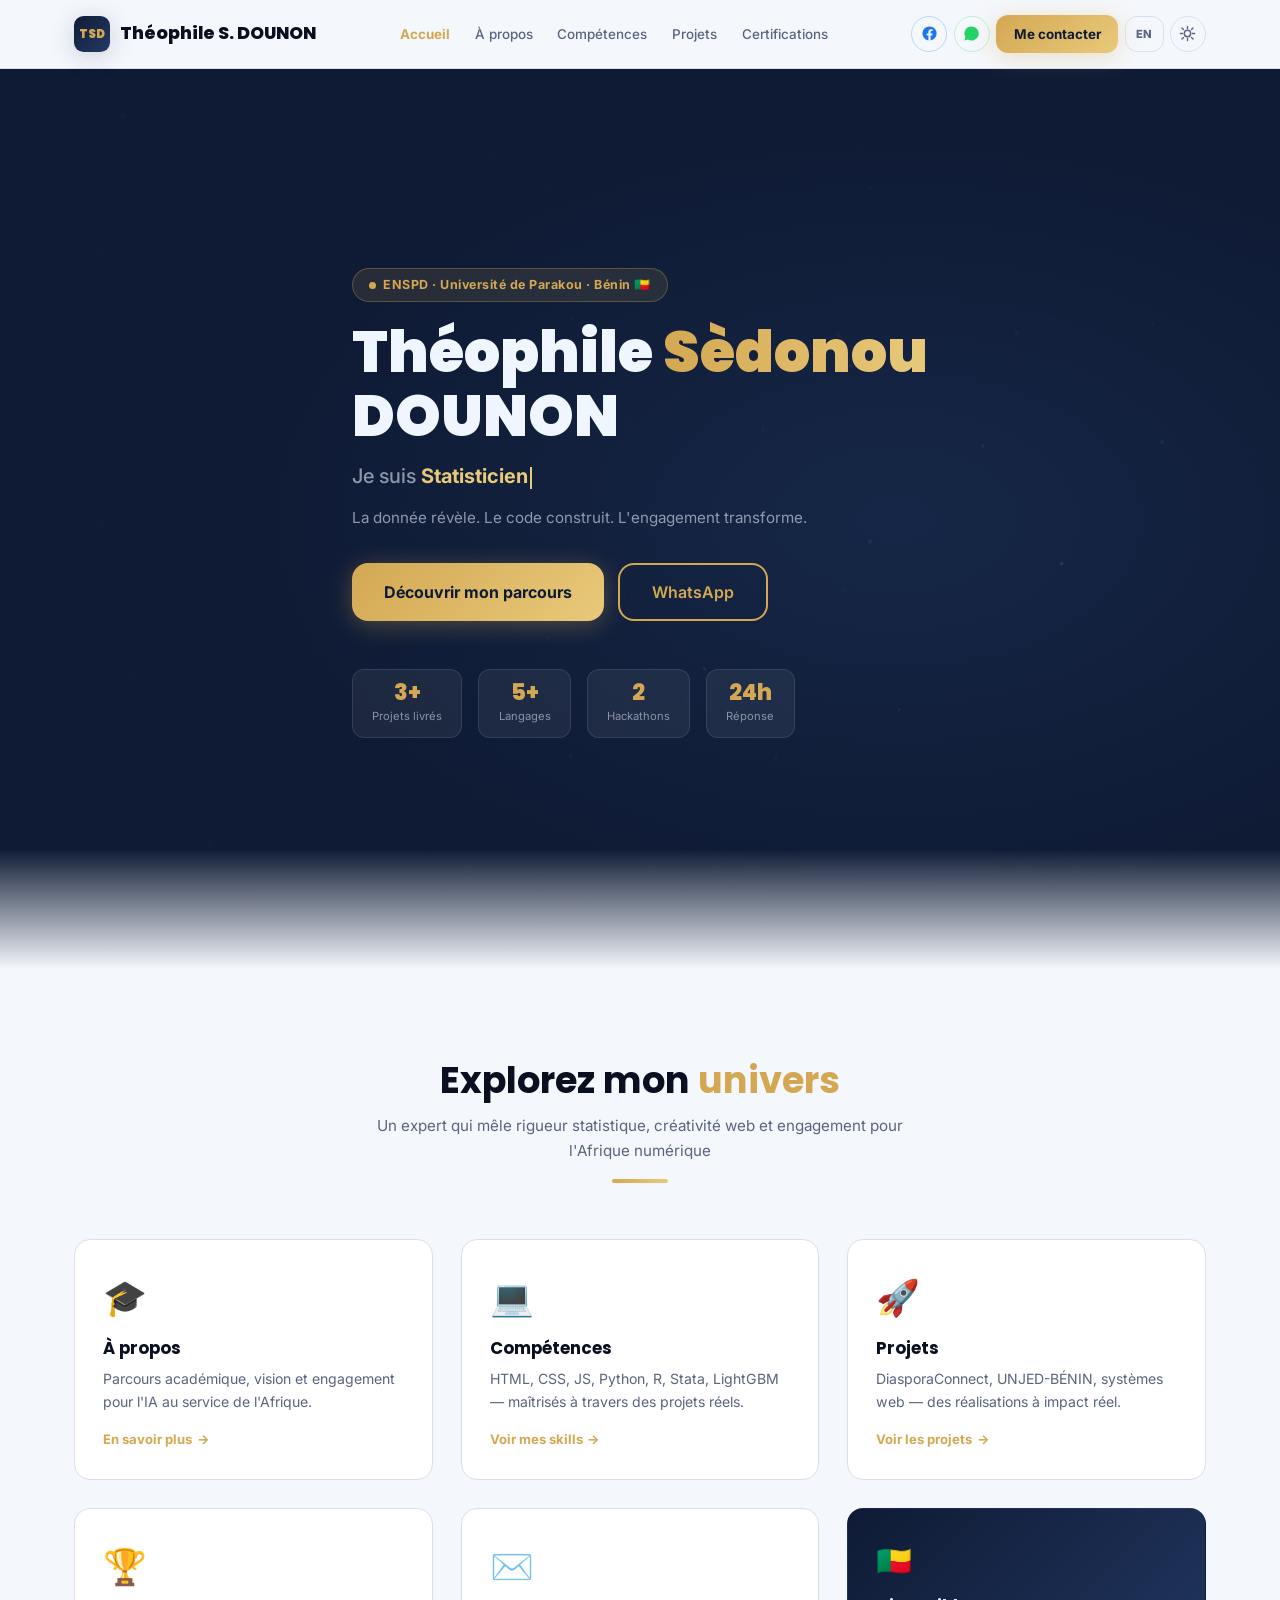
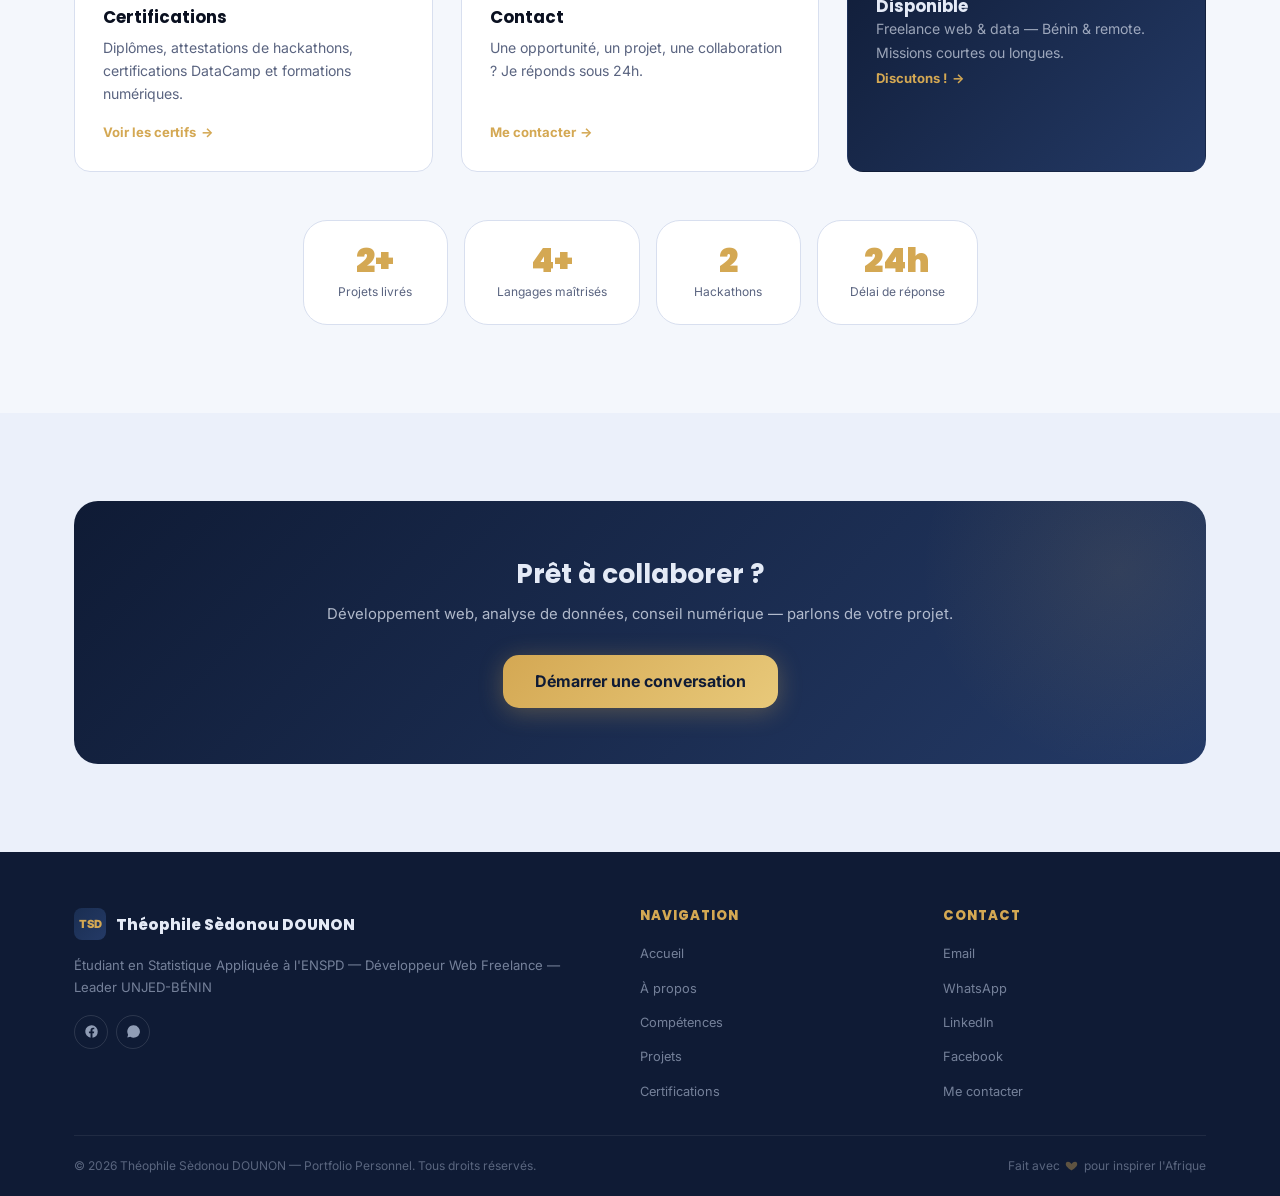
<file: index.html>
<!DOCTYPE html>
<html lang="fr">
<head>
  <script>(function(){var s=localStorage.getItem('theme'),p=window.matchMedia('(prefers-color-scheme: dark)').matches,t=s||(p?'dark':'light');if(t==='dark')document.documentElement.classList.add('dark');})()</script>
  <meta charset="UTF-8"/>
  <meta name="viewport" content="width=device-width, initial-scale=1.0"/>
  <title>Théophile Sèdonou DOUNON — Statisticien · Développeur Web · Leader</title>
  <meta name="description" content="Portfolio de Théophile Sèdonou DOUNON, étudiant en Statistique Appliquée, développeur web freelance et leader UNJED-BÉNIN."/>
  <link rel="preconnect" href="https://fonts.googleapis.com">
  <link rel="preconnect" href="https://fonts.gstatic.com" crossorigin>
  <link rel="stylesheet" href="css/style.css"/>
</head>
<body>
<div id="header-placeholder"></div>

<!-- ===== HERO ===== -->
<section class="hero" id="hero">
  <canvas id="hero-canvas"></canvas>
  <div class="container hero-container">
    <div class="hero-content">
      <div class="hero-badge"><span class="pulse"></span><span id="hero-badge-text">ENSPD · Université de Parakou · Bénin 🇧🇯</span></div>
      <h1>Théophile <span class="gold-text">Sèdonou</span><br>DOUNON</h1>
      <div class="hero-typewriter">
        <span id="role-prefix" style="color:rgba(228,234,246,.6)" data-fr="Je suis " data-en="I am ">Je suis </span><span id="typewriter"></span><span class="cursor"></span>
      </div>
      <p class="hero-desc" id="hero-desc">La donnée révèle. Le code construit. L'engagement transforme.</p>
      <div class="hero-cta">
        <a href="a-propos.html" class="btn btn-primary btn-lg" id="hero-btn1">
          Découvrir mon parcours
          <svg width="18" height="18" viewBox="0 0 24 24" fill="none" stroke="currentColor" stroke-width="2.5" stroke-linecap="round"><line x1="5" y1="12" x2="19" y2="12"/><polyline points="12 5 19 12 12 19"/></svg>
        </a>
        <a href="https://wa.me/2290163280409" target="_blank" rel="noopener noreferrer" class="btn btn-outline btn-lg" id="hero-btn2">
          <svg viewBox="0 0 24 24" width="18" height="18" fill="currentColor"><path d="M17.47 14.38c-.3-.15-1.76-.87-2.03-.97s-.47-.15-.67.15-.77.97-.94 1.17-.35.22-.64.07a8.09 8.09 0 0 1-2.38-1.47 8.94 8.94 0 0 1-1.65-2.05c-.17-.3-.02-.46.13-.61.13-.13.3-.35.44-.52s.2-.3.3-.5.05-.37-.02-.52-.67-1.61-.91-2.2c-.24-.58-.49-.5-.67-.51l-.57-.01a1.1 1.1 0 0 0-.8.37 3.35 3.35 0 0 0-1.04 2.49 5.82 5.82 0 0 0 1.22 3.1 13.33 13.33 0 0 0 5.1 4.5c.71.31 1.27.49 1.7.63a4.1 4.1 0 0 0 1.88.12 3.07 3.07 0 0 0 2.01-1.42 2.5 2.5 0 0 0 .17-1.42c-.07-.13-.27-.2-.57-.35zM12 2a10 10 0 0 0-8.65 15l-1.3 4.74 4.86-1.27A10 10 0 1 0 12 2z"/></svg>
          WhatsApp
        </a>
      </div>
      <div class="hero-stats">
        <div class="hero-stat"><div class="num" id="hs1">3+</div><div class="lbl" id="hsl1">Projets livrés</div></div>
        <div class="hero-stat"><div class="num" id="hs2">5+</div><div class="lbl" id="hsl2">Langages</div></div>
        <div class="hero-stat"><div class="num" id="hs3">2</div><div class="lbl" id="hsl3">Hackathons</div></div>
        <div class="hero-stat"><div class="num" id="hs4">24h</div><div class="lbl" id="hsl4">Réponse</div></div>
      </div>
    </div>
  </div>
</section>

<!-- ===== APERÇU ===== -->
<section class="section" id="apercu">
  <div class="container">
    <div class="section-header reveal">
      <h2 id="ap-title">Explorez mon <span class="text-primary">univers</span></h2>
      <p id="ap-sub">Un expert qui mêle rigueur statistique, créativité web et engagement pour l'Afrique numérique</p>
      <div class="divider-bar"></div>
    </div>
    <div class="grid grid-3">
      <a href="a-propos.html" class="card preview-card reveal stagger-1">
        <div class="preview-icon">🎓</div>
        <h3 id="c1-t">À propos</h3>
        <p id="c1-d">Parcours académique, vision et engagement pour l'IA au service de l'Afrique.</p>
        <span class="preview-link" id="c1-l">En savoir plus</span>
      </a>
      <a href="competences.html" class="card preview-card reveal stagger-2">
        <div class="preview-icon">💻</div>
        <h3 id="c2-t">Compétences</h3>
        <p id="c2-d">HTML, CSS, JS, Python, R, Stata, LightGBM — maîtrisés à travers des projets réels.</p>
        <span class="preview-link" id="c2-l">Voir mes skills</span>
      </a>
      <a href="projets.html" class="card preview-card reveal stagger-3">
        <div class="preview-icon">🚀</div>
        <h3 id="c3-t">Projets</h3>
        <p id="c3-d">DiasporaConnect, UNJED-BÉNIN, systèmes web — des réalisations à impact réel.</p>
        <span class="preview-link" id="c3-l">Voir les projets</span>
      </a>
      <a href="certifications.html" class="card preview-card reveal stagger-4">
        <div class="preview-icon">🏆</div>
        <h3 id="c4-t">Certifications</h3>
        <p id="c4-d">Diplômes, attestations de hackathons, certifications DataCamp et formations numériques.</p>
        <span class="preview-link" id="c4-l">Voir les certifs</span>
      </a>
      <a href="contact.html" class="card preview-card reveal stagger-5">
        <div class="preview-icon">✉️</div>
        <h3 id="c5-t">Contact</h3>
        <p id="c5-d">Une opportunité, un projet, une collaboration ? Je réponds sous 24h.</p>
        <span class="preview-link" id="c5-l">Me contacter</span>
      </a>
      <div class="card reveal stagger-6" style="background:linear-gradient(135deg,var(--navy),var(--navy-3));border-color:transparent;cursor:default;">
        <div style="color:var(--primary);font-size:1.8rem;margin-bottom:.75rem;">🇧🇯</div>
        <h3 style="color:#E4EAF6;font-size:1.05rem;" id="c6-t">Disponible</h3>
        <p style="color:rgba(228,234,246,.65);font-size:.88rem;" id="c6-d">Freelance web & data — Bénin & remote. Missions courtes ou longues.</p>
        <a href="https://wa.me/2290163280409" target="_blank" rel="noopener noreferrer" class="preview-link" style="margin-top:auto;" id="c6-l">Discutons !</a>
      </div>
    </div>
    <div class="stats-band">
      <div class="stat-pill reveal stagger-1"><p class="num count-up" data-target="3" data-suffix="+">3+</p><p class="label" id="s1">Projets livrés</p></div>
      <div class="stat-pill reveal stagger-2"><p class="num count-up" data-target="5" data-suffix="+">5+</p><p class="label" id="s2">Langages maîtrisés</p></div>
      <div class="stat-pill reveal stagger-3"><p class="num count-up" data-target="2">2</p><p class="label" id="s3">Hackathons</p></div>
      <div class="stat-pill reveal stagger-4"><p class="num">24h</p><p class="label" id="s4">Délai de réponse</p></div>
    </div>
  </div>
</section>

<!-- ===== CTA ===== -->
<section class="section section-alt">
  <div class="container">
    <div class="cta-banner reveal-scale">
      <h3 id="cta-t">Prêt à collaborer ?</h3>
      <p id="cta-d">Développement web, analyse de données, conseil numérique — parlons de votre projet.</p>
      <a href="contact.html" class="btn btn-primary btn-lg" id="cta-b">Démarrer une conversation</a>
    </div>
  </div>
</section>

<div id="footer-placeholder"></div>
<script src="js/components.js" defer></script>
<script defer>
// Particles
(function(){
  const canvas=document.getElementById('hero-canvas');
  if(!canvas) return;
  const ctx=canvas.getContext('2d');
  let W,H,particles=[];
  function resize(){ W=canvas.width=canvas.offsetWidth; H=canvas.height=canvas.offsetHeight; }
  window.addEventListener('resize',resize); resize();
  class P {
    constructor(){ this.r(); }
    r(){
      this.x=Math.random()*W; this.y=Math.random()*H;
      this.sz=Math.random()*1.8+.4;
      this.vx=(Math.random()-.5)*.35; this.vy=(Math.random()-.5)*.35;
      this.op=Math.random()*.45+.08;
      this.gold=Math.random()>.65;
    }
    update(){ this.x+=this.vx; this.y+=this.vy; if(this.x<0||this.x>W||this.y<0||this.y>H) this.r(); }
    draw(){
      ctx.save(); ctx.globalAlpha=this.op;
      ctx.fillStyle=this.gold?'#D4A853':'#4A7ABA';
      ctx.beginPath(); ctx.arc(this.x,this.y,this.sz,0,Math.PI*2); ctx.fill();
      ctx.restore();
    }
  }
  for(let i=0;i<90;i++) particles.push(new P());
  function drawLines(){
    for(let i=0;i<particles.length;i++){
      for(let j=i+1;j<particles.length;j++){
        const dx=particles[i].x-particles[j].x, dy=particles[i].y-particles[j].y;
        const d=Math.sqrt(dx*dx+dy*dy);
        if(d<110){
          ctx.save(); ctx.globalAlpha=(1-d/110)*.12; ctx.strokeStyle='#3A5A9A'; ctx.lineWidth=.5;
          ctx.beginPath(); ctx.moveTo(particles[i].x,particles[i].y); ctx.lineTo(particles[j].x,particles[j].y); ctx.stroke(); ctx.restore();
        }
      }
    }
  }
  function animate(){ ctx.clearRect(0,0,W,H); particles.forEach(p=>{p.update();p.draw();}); drawLines(); requestAnimationFrame(animate); }
  animate();
})();

// Typewriter
(function(){
  const wordsMap = {
    fr:['Statisticien','Développeur Web','Data Scientist','Leader UNJED'],
    en:['Statistician','Web Developer','Data Scientist','UNJED Leader']
  };
  let wi=0, ci=0, del=false;
  const el=document.getElementById('typewriter');
  if(!el) return;
  function getLang(){ return localStorage.getItem('lang')||'fr'; }
  function type(){
    const words=wordsMap[getLang()]||wordsMap.fr;
    const word=words[wi%words.length];
    if(!del){ el.textContent=word.substring(0,ci+1); ci++; if(ci===word.length){del=true;setTimeout(type,1600);return;} }
    else{ el.textContent=word.substring(0,ci-1); ci--; if(ci===0){del=false;wi++;} }
    setTimeout(type,del?45:95);
  }
  setTimeout(type,800);
})();

// i18n
const PI={
  fr:{"ap-title":"Explorez mon <span class='text-primary'>univers</span>","ap-sub":"Un expert qui mêle rigueur statistique, créativité web et engagement pour l'Afrique numérique","c1-t":"À propos","c1-d":"Parcours académique, vision et engagement pour l'IA au service de l'Afrique.","c1-l":"En savoir plus","c2-t":"Compétences","c2-d":"HTML, CSS, JS, Python, R, Stata, LightGBM — maîtrisés à travers des projets réels.","c2-l":"Voir mes skills","c3-t":"Projets","c3-d":"DiasporaConnect, UNJED-BÉNIN, systèmes web — des réalisations à impact réel.","c3-l":"Voir les projets","c4-t":"Certifications","c4-d":"Diplômes, attestations de hackathons, certifications DataCamp et formations numériques.","c4-l":"Voir les certifs","c5-t":"Contact","c5-d":"Une opportunité, un projet, une collaboration ? Je réponds sous 24h.","c5-l":"Me contacter","c6-t":"Disponible","c6-d":"Freelance web & data — Bénin & remote. Missions courtes ou longues.","c6-l":"Discutons !","s1":"Projets livrés","s2":"Langages maîtrisés","s3":"Hackathons","s4":"Délai de réponse","cta-t":"Prêt à collaborer ?","cta-d":"Développement web, analyse de données, conseil numérique — parlons de votre projet.","cta-b":"Démarrer une conversation","hero-desc":"La donnée révèle. Le code construit. L'engagement transforme.","hero-btn1":"Découvrir mon parcours","hero-btn2":"WhatsApp","hsl1":"Projets livrés","hsl2":"Langages","hsl3":"Hackathons","hsl4":"Réponse"},
  en:{"ap-title":"Explore my <span class='text-primary'>universe</span>","ap-sub":"An expert blending statistical rigor, web creativity and commitment to digital Africa","c1-t":"About","c1-d":"Academic journey, vision and commitment to AI serving Africa.","c1-l":"Learn more","c2-t":"Skills","c2-d":"HTML, CSS, JS, Python, R, Stata, LightGBM — mastered through real projects.","c2-l":"View my skills","c3-t":"Projects","c3-d":"DiasporaConnect, UNJED-BÉNIN, web systems — real-impact achievements.","c3-l":"View projects","c4-t":"Certifications","c4-d":"Degrees, hackathon attestations, DataCamp certifications and digital training.","c4-l":"View certs","c5-t":"Contact","c5-d":"An opportunity, a project, a collaboration? I reply within 24h.","c5-l":"Contact me","c6-t":"Available","c6-d":"Freelance web & data — Benin & remote. Short or long missions.","c6-l":"Let's talk!","s1":"Projects delivered","s2":"Languages mastered","s3":"Hackathons","s4":"Response time","cta-t":"Ready to collaborate?","cta-d":"Web development, data analysis, digital consulting — let's talk about your project.","cta-b":"Start a conversation","hero-desc":"Data reveals. Code builds. Commitment transforms.","hero-btn1":"Discover my journey","hero-btn2":"WhatsApp","hsl1":"Projects","hsl2":"Languages","hsl3":"Hackathons","hsl4":"Response"}
};
window.onLangChange=function(lang){
  const d=PI[lang]||PI.fr;
  Object.keys(d).forEach(id=>{const el=document.getElementById(id);if(el)el.innerHTML=d[id];});
  const pfx=document.getElementById('role-prefix');
  if(pfx) pfx.textContent=lang==='en'?'I am ':'Je suis ';
};
</script>
</body>
</html>
</file>
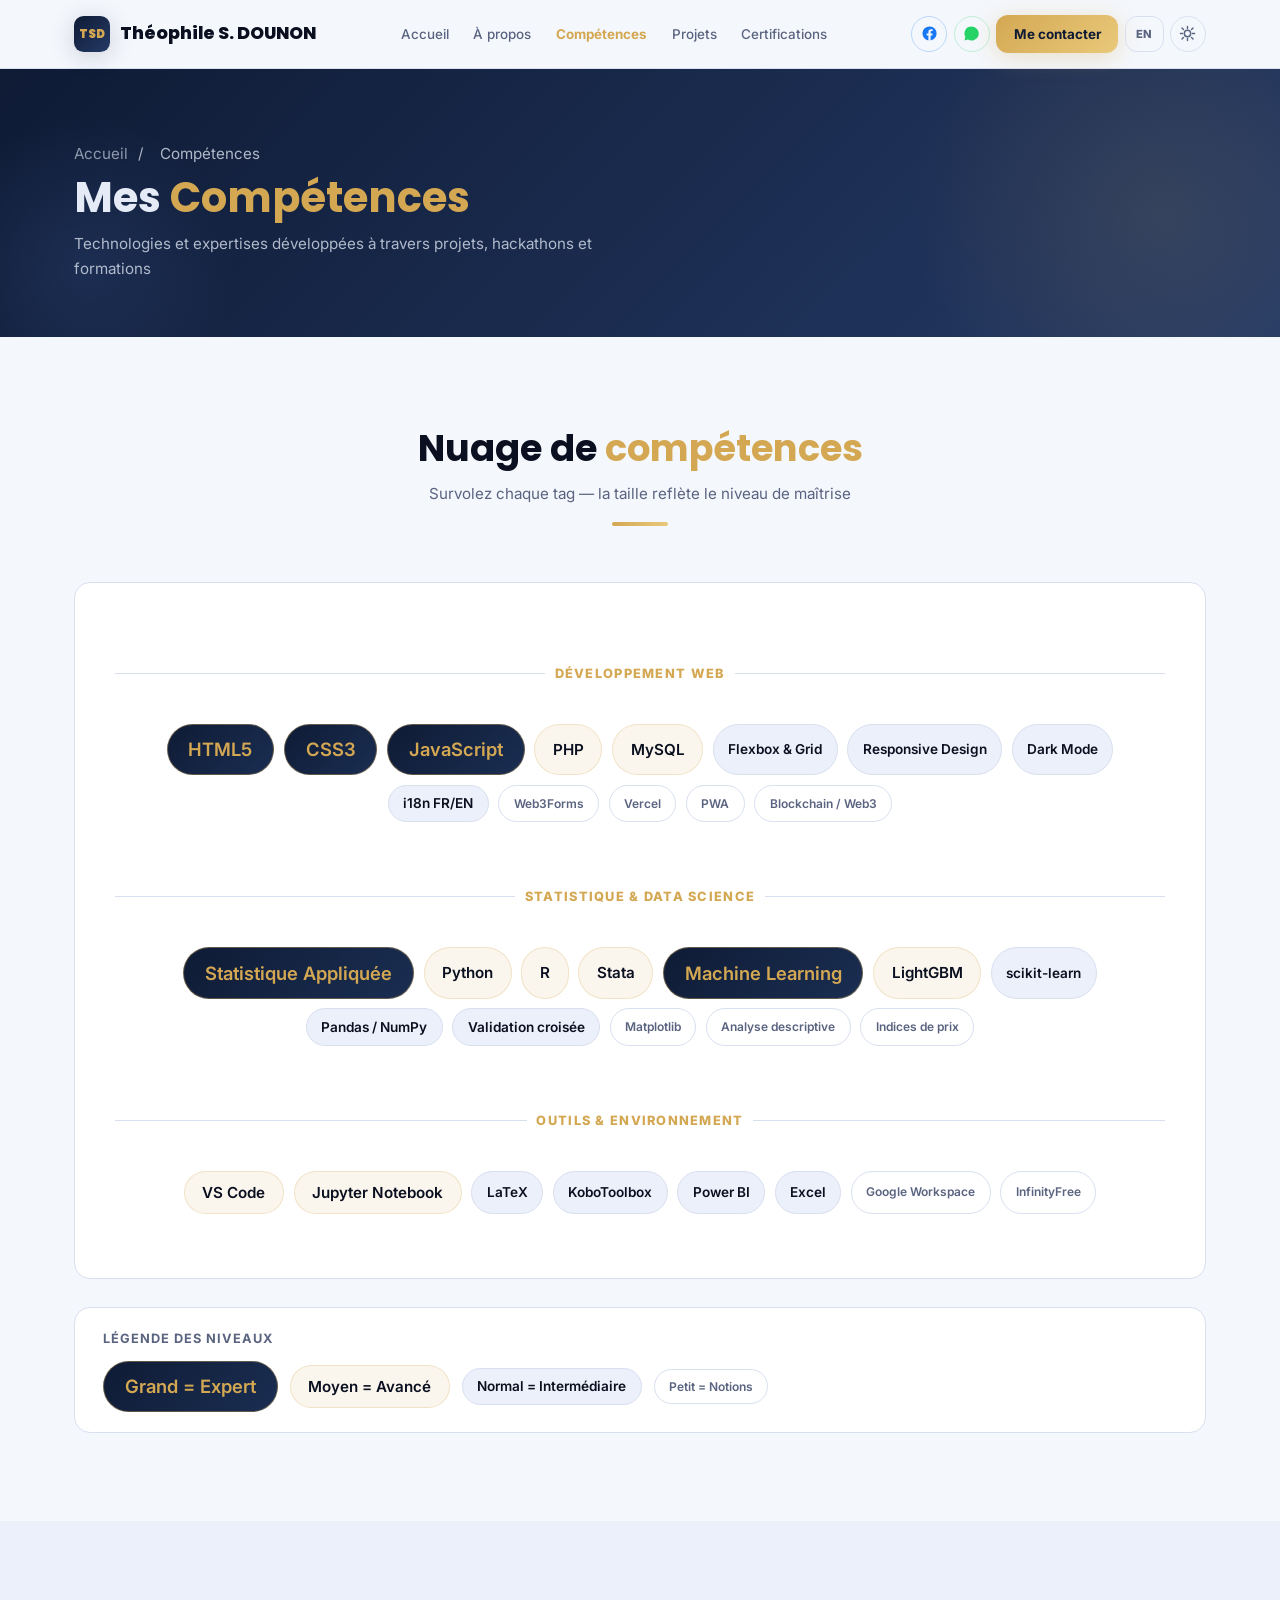
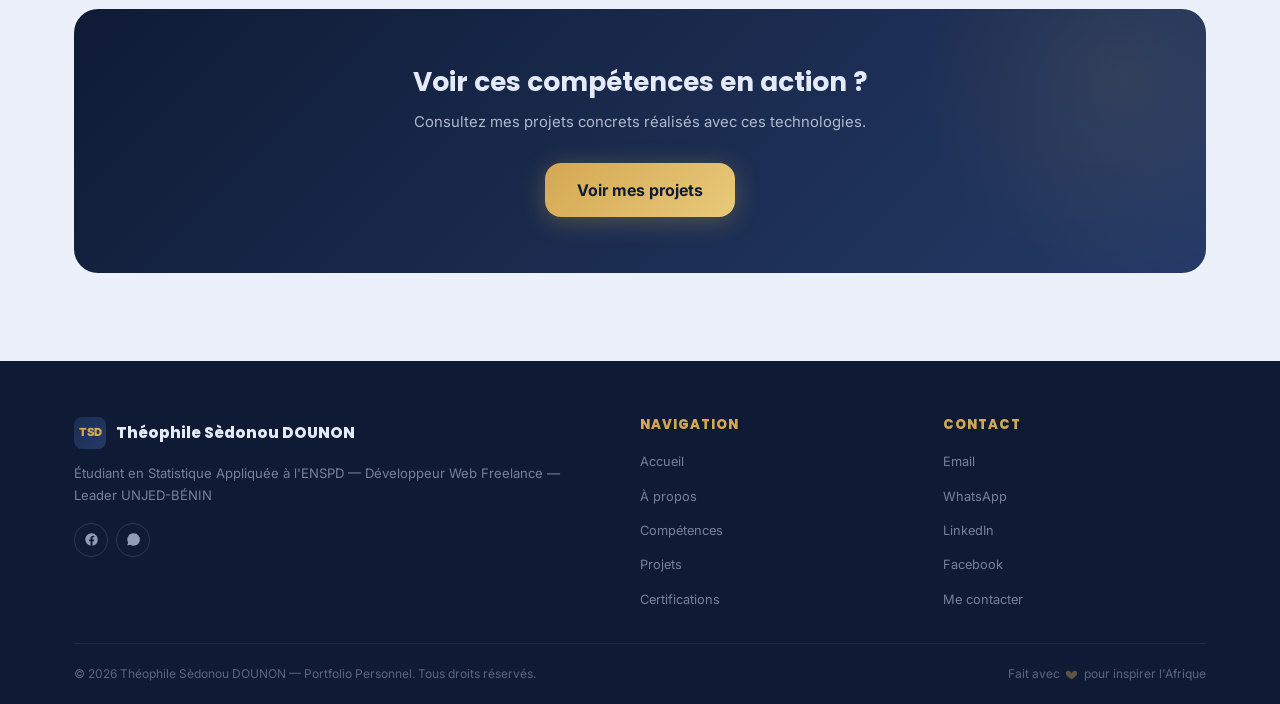
<file: competences.html>
<!DOCTYPE html>
<html lang="fr">
<head>
  <script>(function(){var s=localStorage.getItem('theme'),p=window.matchMedia('(prefers-color-scheme: dark)').matches,t=s||(p?'dark':'light');if(t==='dark')document.documentElement.classList.add('dark');})()</script>
  <meta charset="UTF-8"/><meta name="viewport" content="width=device-width, initial-scale=1.0"/>
  <title>Compétences — Théophile Sèdonou DOUNON</title>
  <link rel="preconnect" href="https://fonts.googleapis.com">
  <link rel="preconnect" href="https://fonts.gstatic.com" crossorigin>
  <link rel="stylesheet" href="css/style.css"/>
</head>
<body>
<div id="header-placeholder"></div>
<section class="page-banner">
  <div class="container">
    <p class="breadcrumb"><a href="index.html" id="bc1">Accueil</a> <span>/</span> <span id="bc2">Compétences</span></p>
    <h1 id="bt">Mes <span class="text-primary">Compétences</span></h1>
    <p id="bs">Technologies et expertises développées à travers projets, hackathons et formations</p>
  </div>
</section>

<section class="section">
  <div class="container">
    <div class="section-header reveal">
      <h2 id="h1">Nuage de <span class="text-primary">compétences</span></h2>
      <p id="h1s">Survolez chaque tag — la taille reflète le niveau de maîtrise</p>
      <div class="divider-bar"></div>
    </div>

    <div class="card reveal" style="padding:2.5rem;">
      <p class="tag-category" id="cat1">Développement Web</p>
      <div class="tag-cloud">
        <span class="tag tag-xl" title="Avancé — 92%">HTML5</span>
        <span class="tag tag-xl" title="Avancé — 88%">CSS3</span>
        <span class="tag tag-xl" title="Intermédiaire+ — 80%">JavaScript</span>
        <span class="tag tag-lg" title="Intermédiaire — 72%">PHP</span>
        <span class="tag tag-lg" title="Intermédiaire — 70%">MySQL</span>
        <span class="tag tag-md">Flexbox & Grid</span>
        <span class="tag tag-md">Responsive Design</span>
        <span class="tag tag-md">Dark Mode</span>
        <span class="tag tag-md">i18n FR/EN</span>
        <span class="tag tag-sm">Web3Forms</span>
        <span class="tag tag-sm">Vercel</span>
        <span class="tag tag-sm">PWA</span>
        <span class="tag tag-sm">Blockchain / Web3</span>
      </div>

      <p class="tag-category" id="cat2">Statistique & Data Science</p>
      <div class="tag-cloud">
        <span class="tag tag-xl" title="Avancé — 85%">Statistique Appliquée</span>
        <span class="tag tag-lg" title="Intermédiaire+ — 74%">Python</span>
        <span class="tag tag-lg" title="Intermédiaire — 72%">R</span>
        <span class="tag tag-lg" title="Intermédiaire — 70%">Stata</span>
        <span class="tag tag-xl" title="Intermédiaire+ — 76%">Machine Learning</span>
        <span class="tag tag-lg">LightGBM</span>
        <span class="tag tag-md">scikit-learn</span>
        <span class="tag tag-md">Pandas / NumPy</span>
        <span class="tag tag-md">Validation croisée</span>
        <span class="tag tag-sm">Matplotlib</span>
        <span class="tag tag-sm">Analyse descriptive</span>
        <span class="tag tag-sm">Indices de prix</span>
      </div>

      <p class="tag-category" id="cat3">Outils & Environnement</p>
      <div class="tag-cloud">
        <span class="tag tag-lg">VS Code</span>
        <span class="tag tag-lg">Jupyter Notebook</span>
        <span class="tag tag-md">LaTeX</span>
        <span class="tag tag-md">KoboToolbox</span>
        <span class="tag tag-md">Power BI</span>
        <span class="tag tag-md">Excel</span>
        <span class="tag tag-sm">Google Workspace</span>
        <span class="tag tag-sm">InfinityFree</span>
      </div>
    </div>

    <!-- Legend -->
    <div class="card reveal" style="margin-top:1.75rem;padding:1.25rem 1.75rem;">
      <p style="font-size:.8rem;font-weight:700;color:var(--muted-foreground);margin-bottom:.75rem;text-transform:uppercase;letter-spacing:.08em;" id="legend-title">Légende des niveaux</p>
      <div style="display:flex;flex-wrap:wrap;gap:.75rem;align-items:center;">
        <span class="tag tag-xl" style="pointer-events:none;" id="leg1">Grand = Expert</span>
        <span class="tag tag-lg" style="pointer-events:none;" id="leg2">Moyen = Avancé</span>
        <span class="tag tag-md" style="pointer-events:none;" id="leg3">Normal = Intermédiaire</span>
        <span class="tag tag-sm" style="pointer-events:none;" id="leg4">Petit = Notions</span>
      </div>
    </div>
  </div>
</section>

<section class="section section-alt">
  <div class="container">
    <div class="cta-banner reveal-scale">
      <h3 id="cta-t">Voir ces compétences en action ?</h3>
      <p id="cta-d">Consultez mes projets concrets réalisés avec ces technologies.</p>
      <a href="projets.html" class="btn btn-primary btn-lg" id="cta-b">Voir mes projets</a>
    </div>
  </div>
</section>

<div id="footer-placeholder"></div>
<script src="js/components.js" defer></script>
<script defer>
const P={fr:{"bc1":"Accueil","bc2":"Compétences","bt":"Mes <span class='text-primary'>Compétences</span>","bs":"Technologies et expertises développées à travers projets, hackathons et formations","h1":"Nuage de <span class='text-primary'>compétences</span>","h1s":"Survolez chaque tag — la taille reflète le niveau de maîtrise","cat1":"Développement Web","cat2":"Statistique & Data Science","cat3":"Outils & Environnement","legend-title":"Légende des niveaux","leg1":"Grand = Expert","leg2":"Moyen = Avancé","leg3":"Normal = Intermédiaire","leg4":"Petit = Notions","cta-t":"Voir ces compétences en action ?","cta-d":"Consultez mes projets concrets réalisés avec ces technologies.","cta-b":"Voir mes projets"},en:{"bc1":"Home","bc2":"Skills","bt":"My <span class='text-primary'>Skills</span>","bs":"Technologies and expertise developed through projects, hackathons and training","h1":"Skills <span class='text-primary'>cloud</span>","h1s":"Hover each tag — size reflects mastery level","cat1":"Web Development","cat2":"Statistics & Data Science","cat3":"Tools & Environment","legend-title":"Level legend","leg1":"Large = Expert","leg2":"Medium = Advanced","leg3":"Regular = Intermediate","leg4":"Small = Notions","cta-t":"See these skills in action?","cta-d":"Check out my real projects built with these technologies.","cta-b":"View my projects"}};
window.onLangChange=function(lang){const d=P[lang]||P.fr;Object.keys(d).forEach(id=>{const el=document.getElementById(id);if(el)el.innerHTML=d[id];});};
</script>
</body>
</html>
</file>
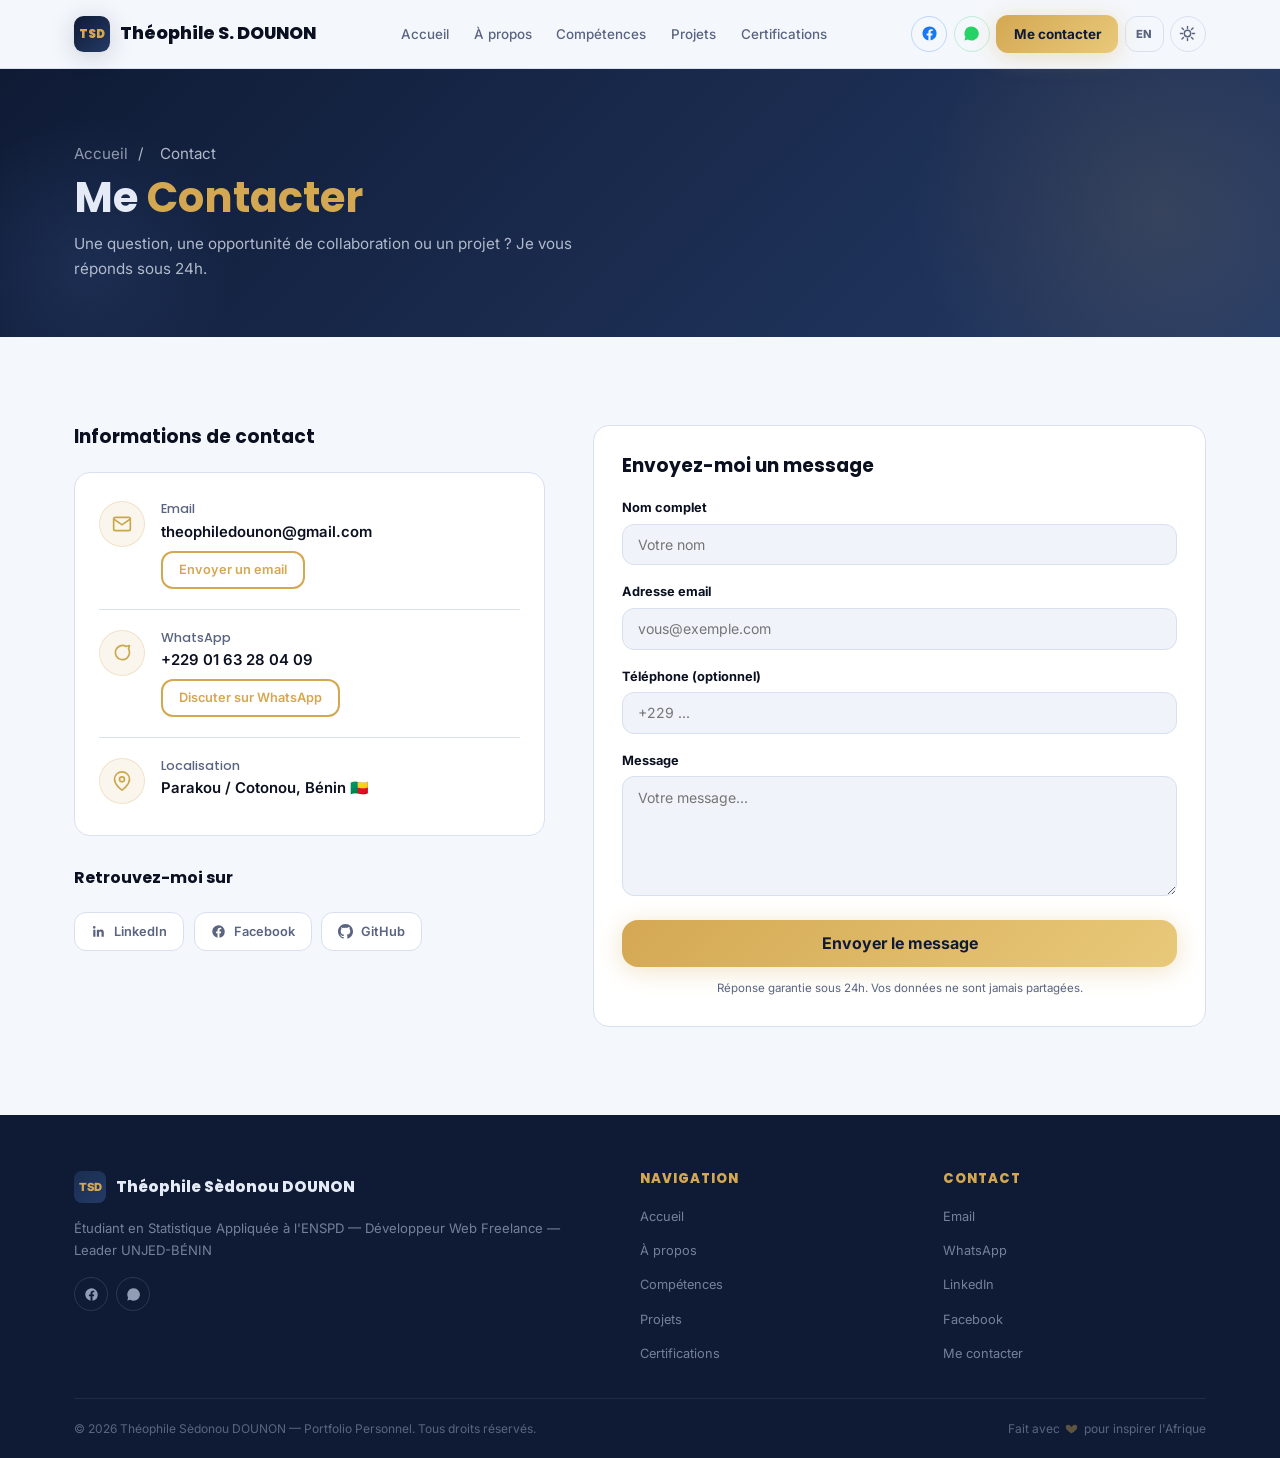
<file: contact.html>
<!DOCTYPE html>
<html lang="fr">
<head>
  <script>(function(){var s=localStorage.getItem('theme'),p=window.matchMedia('(prefers-color-scheme: dark)').matches,t=s||(p?'dark':'light');if(t==='dark')document.documentElement.classList.add('dark');})()</script>
  <meta charset="UTF-8" />
  <meta name="viewport" content="width=device-width, initial-scale=1.0" />
  <title>Contact — Théophile Sèdonou DOUNON</title>
  <link rel="preconnect" href="https://fonts.googleapis.com">
  <link rel="preconnect" href="https://fonts.gstatic.com" crossorigin>
  <link rel="stylesheet" href="css/style.css" />
</head>
<body>
  <div id="header-placeholder"></div>

  <section class="page-banner">
    <div class="container">
      <p class="breadcrumb"><a href="index.html" id="bc-home">Accueil</a> <span>/</span> <span id="bc-page">Contact</span></p>
      <h1 id="banner-title">Me <span class="text-primary">Contacter</span></h1>
      <p id="banner-sub">Une question, une opportunité de collaboration ou un projet ? Je vous réponds sous 24h.</p>
    </div>
  </section>

  <section class="section section-white">
    <div class="container">
      <div class="grid" style="grid-template-columns: 1fr 1.3fr; gap: 3rem; align-items: start;">

        <!-- Contact info -->
        <div class="reveal">
          <h3 id="info-title" style="margin-bottom:1.5rem;">Informations de contact</h3>

          <div class="card" style="padding: 0.5rem 1.5rem;">
            <div class="contact-info-item">
              <div class="icon-circle">
                <svg viewBox="0 0 24 24" width="20" height="20" fill="none" stroke="#C9A84C" stroke-width="2"><path d="M4 4h16v16H4z" opacity="0"/><path d="M22 6c0-1.1-.9-2-2-2H4a2 2 0 0 0-2 2v12c0 1.1.9 2 2 2h16a2 2 0 0 0 2-2V6z"/><polyline points="22 6 12 13 2 6"/></svg>
              </div>
              <div>
                <h4>Email</h4>
                <p class="value">theophiledounon@gmail.com</p>
                <a href="mailto:theophiledounon@gmail.com" class="btn btn-outline btn-sm" id="email-btn">Envoyer un email</a>
              </div>
            </div>

            <div class="contact-info-item">
              <div class="icon-circle">
                <svg viewBox="0 0 24 24" width="20" height="20" fill="none" stroke="#C9A84C" stroke-width="2" stroke-linecap="round" stroke-linejoin="round"><path d="M21 11.5a8.5 8.5 0 1 1-4.07-7.27L21 3l-1.2 3.93A8.46 8.46 0 0 1 21 11.5z"/></svg>
              </div>
              <div>
                <h4>WhatsApp</h4>
                <p class="value">+229 01 63 28 04 09</p>
                <a href="https://wa.me/2290163280409" target="_blank" rel="noopener noreferrer" class="btn btn-outline btn-sm" id="wa-btn">Discuter sur WhatsApp</a>
              </div>
            </div>

            <div class="contact-info-item">
              <div class="icon-circle">
                <svg viewBox="0 0 24 24" width="20" height="20" fill="none" stroke="#C9A84C" stroke-width="2"><path d="M21 10c0 7-9 13-9 13s-9-6-9-13a9 9 0 0 1 18 0z"/><circle cx="12" cy="10" r="3"/></svg>
              </div>
              <div>
                <h4 id="loc-title">Localisation</h4>
                <p class="value">Parakou / Cotonou, Bénin 🇧🇯</p>
              </div>
            </div>
          </div>

          <h4 style="margin: 2rem 0 0.75rem;" id="social-title">Retrouvez-moi sur</h4>
          <div class="social-links">
            <a href="https://www.linkedin.com/in/th%C3%A9ophile-s%C3%A8donou-dounon-858a6138a" target="_blank" rel="noopener noreferrer" class="social-link">
              <svg viewBox="0 0 24 24" fill="currentColor"><path d="M20.45 20.45h-3.56v-5.57c0-1.33-.02-3.04-1.85-3.04-1.85 0-2.14 1.45-2.14 2.94v5.67H9.34V9h3.41v1.56h.05c.48-.9 1.64-1.85 3.38-1.85 3.6 0 4.27 2.37 4.27 5.46v6.28zM5.34 7.43a2.07 2.07 0 1 1 0-4.13 2.07 2.07 0 0 1 0 4.13zM7.12 20.45H3.56V9h3.56v11.45z"/></svg>
              LinkedIn
            </a>
            <a href="https://www.facebook.com/share/1GkXuvYZ2M/" target="_blank" rel="noopener noreferrer" class="social-link">
              <svg viewBox="0 0 24 24" fill="currentColor"><path d="M22 12a10 10 0 1 0-11.56 9.88v-6.99H7.9V12h2.54V9.8c0-2.5 1.49-3.89 3.78-3.89 1.1 0 2.24.2 2.24.2v2.46h-1.26c-1.24 0-1.63.77-1.63 1.56V12h2.78l-.45 2.89h-2.33v6.99A10 10 0 0 0 22 12z"/></svg>
              Facebook
            </a>
            <a href="https://github.com/theophiledounon-dotcom" target="_blank" rel="noopener noreferrer" class="social-link">
              <svg viewBox="0 0 24 24" fill="currentColor"><path d="M12 0C5.37 0 0 5.37 0 12c0 5.3 3.44 9.8 8.2 11.38.6.11.82-.26.82-.58v-2.03c-3.34.73-4.04-1.61-4.04-1.61-.55-1.39-1.34-1.76-1.34-1.76-1.09-.75.08-.73.08-.73 1.2.08 1.84 1.24 1.84 1.24 1.07 1.83 2.8 1.3 3.49 1 .11-.78.42-1.3.76-1.6-2.67-.3-5.47-1.33-5.47-5.93 0-1.31.47-2.38 1.24-3.22-.14-.3-.54-1.52.1-3.18 0 0 1.01-.32 3.3 1.23a11.5 11.5 0 0 1 3-.4c1.02.004 2.04.14 3 .4 2.28-1.55 3.29-1.23 3.29-1.23.64 1.66.24 2.88.12 3.18.77.84 1.23 1.91 1.23 3.22 0 4.61-2.81 5.63-5.48 5.92.43.37.81 1.1.81 2.22v3.29c0 .32.21.7.82.58C20.56 21.8 24 17.3 24 12c0-6.63-5.37-12-12-12z"/></svg>
              GitHub
            </a>
          </div>
        </div>

        <!-- Contact form -->
        <div class="card contact-form-card reveal">
          <h3 id="form-title">Envoyez-moi un message</h3>

          <div class="form-message" id="form-message"></div>

          <form id="contact-form">
            <input type="hidden" name="subject" value="Nouveau message depuis le portfolio" />
            <input type="checkbox" name="botcheck" class="hidden-field" tabindex="-1" autocomplete="off" />

            <div class="form-group">
              <label for="name" id="label-name">Nom complet</label>
              <input type="text" id="name" name="name" required placeholder="Votre nom" />
            </div>
            <div class="form-group">
              <label for="email" id="label-email">Adresse email</label>
              <input type="email" id="email" name="email" required placeholder="vous@exemple.com" />
            </div>
            <div class="form-group">
              <label for="phone" id="label-phone">Téléphone (optionnel)</label>
              <input type="tel" id="phone" name="phone" placeholder="+229 ..." />
            </div>
            <div class="form-group">
              <label for="message" id="label-message">Message</label>
              <textarea id="message" name="message" required placeholder="Votre message..."></textarea>
            </div>

            <button type="submit" class="btn btn-primary btn-lg btn-block" id="contact-submit">Envoyer le message</button>
            <p class="form-note" id="form-note">Réponse garantie sous 24h. Vos données ne sont jamais partagées.</p>
          </form>
        </div>
      </div>
    </div>
  </section>

  <div id="footer-placeholder"></div>
  <script src="js/components.js" defer></script>
  <script src="js/contact.js" defer></script>
  <script defer>
    const P={fr:{"bc-home":"Accueil","bc-page":"Contact","banner-title":"Me <span class=\"text-primary\">Contacter</span>","banner-sub":"Une question, une opportunité de collaboration ou un projet ? Je vous réponds sous 24h.","info-title":"Informations de contact","email-btn":"Envoyer un email","wa-btn":"Discuter sur WhatsApp","loc-title":"Localisation","social-title":"Retrouvez-moi sur","form-title":"Envoyez-moi un message","label-name":"Nom complet","label-email":"Adresse email","label-phone":"Téléphone (optionnel)","label-message":"Message","contact-submit":"Envoyer le message","form-note":"Réponse garantie sous 24h. Vos données ne sont jamais partagées."},en:{"bc-home":"Home","bc-page":"Contact","banner-title":"Contact <span class=\"text-primary\">Me</span>","banner-sub":"A question, a collaboration opportunity or a project? I'll reply within 24h.","info-title":"Contact information","email-btn":"Send an email","wa-btn":"Chat on WhatsApp","loc-title":"Location","social-title":"Find me on","form-title":"Send me a message","label-name":"Full name","label-email":"Email address","label-phone":"Phone (optional)","label-message":"Message","contact-submit":"Send message","form-note":"Reply guaranteed within 24h. Your data is never shared."}};
    window.onLangChange=function(lang){
      const d=P[lang]||P.fr;
      Object.keys(d).forEach(id=>{const el=document.getElementById(id);if(el){ if(el.tagName==='LABEL'||el.tagName==='BUTTON'||el.tagName==='H3'||el.tagName==='H4'||el.tagName==='P'||el.tagName==='SPAN'||el.tagName==='A') el.innerHTML=d[id]; }});
      // placeholders
      const nameEl=document.getElementById('name'), emailEl=document.getElementById('email'), phoneEl=document.getElementById('phone'), msgEl=document.getElementById('message');
      if(lang==='en'){ if(nameEl) nameEl.placeholder='Your name'; if(emailEl) emailEl.placeholder='you@example.com'; if(phoneEl) phoneEl.placeholder='+229 ...'; if(msgEl) msgEl.placeholder='Your message...'; }
      else { if(nameEl) nameEl.placeholder='Votre nom'; if(emailEl) emailEl.placeholder='vous@exemple.com'; if(phoneEl) phoneEl.placeholder='+229 ...'; if(msgEl) msgEl.placeholder='Votre message...'; }
    };
  </script>
</body>
</html>
</file>
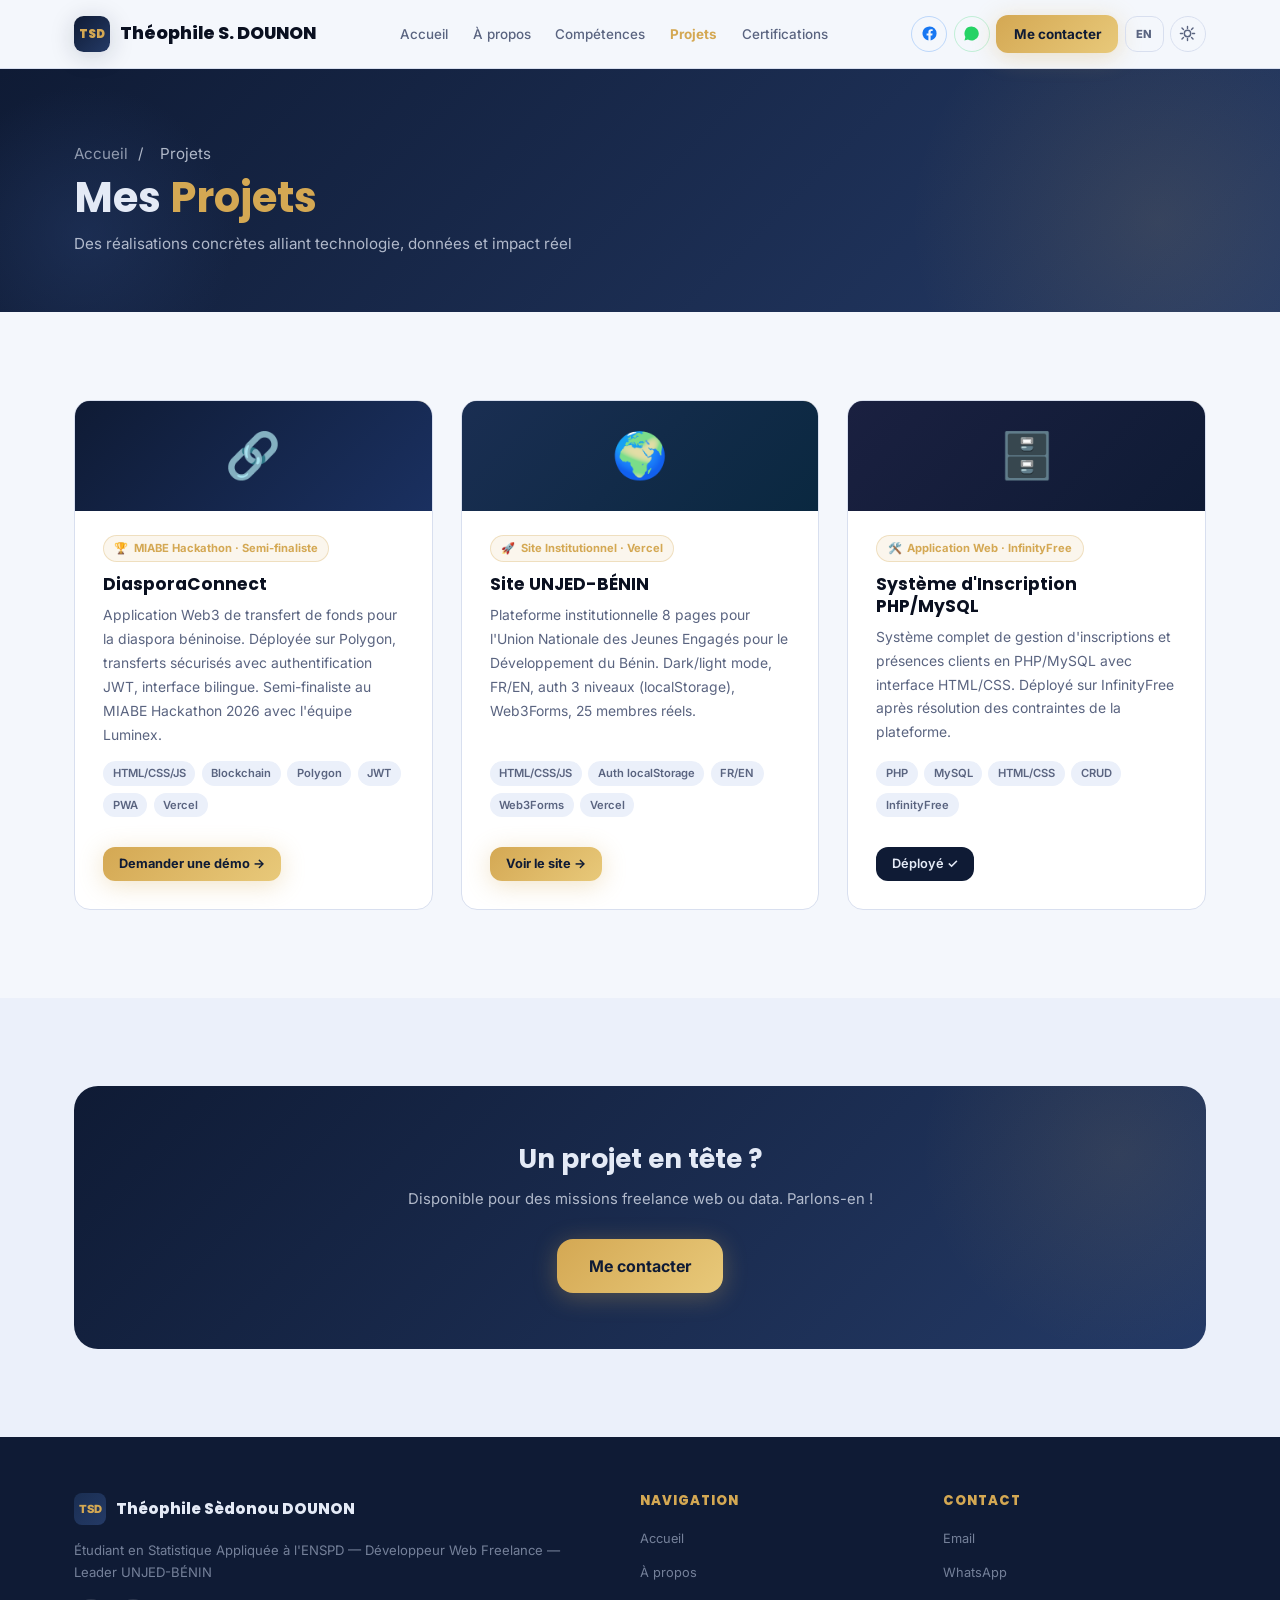
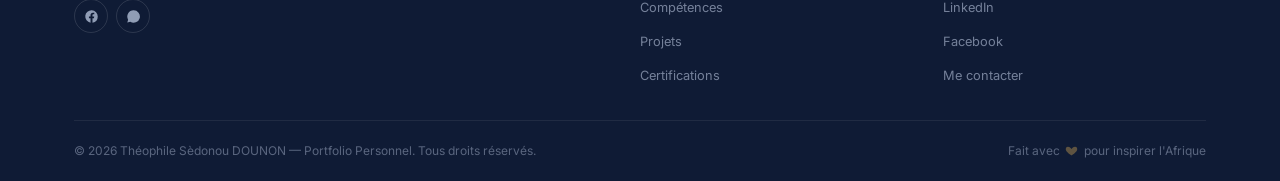
<file: projets.html>
<!DOCTYPE html>
<html lang="fr">
<head>
  <script>(function(){var s=localStorage.getItem('theme'),p=window.matchMedia('(prefers-color-scheme: dark)').matches,t=s||(p?'dark':'light');if(t==='dark')document.documentElement.classList.add('dark');})()</script>
  <meta charset="UTF-8"/><meta name="viewport" content="width=device-width, initial-scale=1.0"/>
  <title>Projets — Théophile Sèdonou DOUNON</title>
  <link rel="preconnect" href="https://fonts.googleapis.com">
  <link rel="preconnect" href="https://fonts.gstatic.com" crossorigin>
  <link rel="stylesheet" href="css/style.css"/>
</head>
<body>
<div id="header-placeholder"></div>
<section class="page-banner">
  <div class="container">
    <p class="breadcrumb"><a href="index.html" id="bc1">Accueil</a> <span>/</span> <span id="bc2">Projets</span></p>
    <h1 id="bt">Mes <span class="text-primary">Projets</span></h1>
    <p id="bs">Des réalisations concrètes alliant technologie, données et impact réel</p>
  </div>
</section>

<section class="section">
  <div class="container">
    <div class="grid grid-3">

      <div class="card project-card reveal stagger-1">
        <div class="project-emoji-header" style="background:linear-gradient(135deg,var(--navy),#1A3060);">🔗</div>
        <div class="project-badge">🏆 <span id="b1">MIABE Hackathon · Semi-finaliste</span></div>
        <h3>DiasporaConnect</h3>
        <p id="d1">Application Web3 de transfert de fonds pour la diaspora béninoise. Déployée sur Polygon, transferts sécurisés avec authentification JWT, interface bilingue. Semi-finaliste au MIABE Hackathon 2026 avec l'équipe Luminex.</p>
        <div class="project-tags">
          <span class="project-tag">HTML/CSS/JS</span>
          <span class="project-tag">Blockchain</span>
          <span class="project-tag">Polygon</span>
          <span class="project-tag">JWT</span>
          <span class="project-tag">PWA</span>
          <span class="project-tag">Vercel</span>
        </div>
        <div class="project-links">
          <a href="contact.html" class="btn btn-primary btn-sm" id="btn1">Demander une démo →</a>
        </div>
      </div>

      <div class="card project-card reveal stagger-2">
        <div class="project-emoji-header" style="background:linear-gradient(135deg,var(--navy-2),#0A2840);">🌍</div>
        <div class="project-badge">🚀 <span id="b2">Site Institutionnel · Vercel</span></div>
        <h3>Site UNJED-BÉNIN</h3>
        <p id="d2">Plateforme institutionnelle 8 pages pour l'Union Nationale des Jeunes Engagés pour le Développement du Bénin. Dark/light mode, FR/EN, auth 3 niveaux (localStorage), Web3Forms, 25 membres réels.</p>
        <div class="project-tags">
          <span class="project-tag">HTML/CSS/JS</span>
          <span class="project-tag">Auth localStorage</span>
          <span class="project-tag">FR/EN</span>
          <span class="project-tag">Web3Forms</span>
          <span class="project-tag">Vercel</span>
        </div>
        <div class="project-links">
          <a href="contact.html" class="btn btn-primary btn-sm" id="btn2">Voir le site →</a>
        </div>
      </div>

      <div class="card project-card reveal stagger-3">
        <div class="project-emoji-header" style="background:linear-gradient(135deg,#1A2040,var(--navy));">🗄️</div>
        <div class="project-badge">🛠️ <span id="b3">Application Web · InfinityFree</span></div>
        <h3 id="t3">Système d'Inscription PHP/MySQL</h3>
        <p id="d3">Système complet de gestion d'inscriptions et présences clients en PHP/MySQL avec interface HTML/CSS. Déployé sur InfinityFree après résolution des contraintes de la plateforme.</p>
        <div class="project-tags">
          <span class="project-tag">PHP</span>
          <span class="project-tag">MySQL</span>
          <span class="project-tag">HTML/CSS</span>
          <span class="project-tag">CRUD</span>
          <span class="project-tag">InfinityFree</span>
        </div>
        <div class="project-links">
          <span class="btn btn-navy btn-sm" id="st3">Déployé ✓</span>
        </div>
      </div>

    </div>
  </div>
</section>

<section class="section section-alt">
  <div class="container">
    <div class="cta-banner reveal-scale">
      <h3 id="cta-t">Un projet en tête ?</h3>
      <p id="cta-d">Disponible pour des missions freelance web ou data. Parlons-en !</p>
      <a href="contact.html" class="btn btn-primary btn-lg" id="cta-b">Me contacter</a>
    </div>
  </div>
</section>

<div id="footer-placeholder"></div>
<script src="js/components.js" defer></script>
<script defer>
const P={fr:{"bc1":"Accueil","bc2":"Projets","bt":"Mes <span class='text-primary'>Projets</span>","bs":"Des réalisations concrètes alliant technologie, données et impact réel","b1":"MIABE Hackathon · Semi-finaliste","d1":"Application Web3 de transfert de fonds pour la diaspora béninoise. Déployée sur Polygon, transferts sécurisés avec authentification JWT, interface bilingue. Semi-finaliste au MIABE Hackathon 2026 avec l'équipe Luminex.","btn1":"Demander une démo →","b2":"Site Institutionnel · Vercel","d2":"Plateforme institutionnelle 8 pages pour l'Union Nationale des Jeunes Engagés pour le Développement du Bénin. Dark/light mode, FR/EN, auth 3 niveaux (localStorage), Web3Forms, 25 membres réels.","btn2":"Voir le site →","b3":"Application Web · InfinityFree","t3":"Système d'Inscription PHP/MySQL","d3":"Système complet de gestion d'inscriptions et présences clients en PHP/MySQL avec interface HTML/CSS. Déployé sur InfinityFree après résolution des contraintes de la plateforme.","st3":"Déployé ✓","cta-t":"Un projet en tête ?","cta-d":"Disponible pour des missions freelance web ou data. Parlons-en !","cta-b":"Me contacter"},en:{"bc1":"Home","bc2":"Projects","bt":"My <span class='text-primary'>Projects</span>","bs":"Concrete achievements combining technology, data and real impact","b1":"MIABE Hackathon · Semi-finalist","d1":"Web3 remittance app for the Beninese diaspora. Deployed on Polygon with JWT authentication, bilingual interface. Semi-finalist at MIABE Hackathon 2026 with team Luminex.","btn1":"Request a demo →","b2":"Institutional Website · Vercel","d2":"8-page institutional platform for UNJED-BÉNIN. Dark/light mode, FR/EN, 3-level auth (localStorage), Web3Forms, 25 real members.","btn2":"Visit site →","b3":"Web App · InfinityFree","t3":"PHP/MySQL Registration System","d3":"Complete client registration and attendance system in PHP/MySQL with HTML/CSS interface. Deployed on InfinityFree after resolving platform constraints.","st3":"Deployed ✓","cta-t":"Got a project in mind?","cta-d":"Available for freelance web or data missions. Let's talk!","cta-b":"Contact me"}};
window.onLangChange=function(lang){const d=P[lang]||P.fr;Object.keys(d).forEach(id=>{const el=document.getElementById(id);if(el)el.innerHTML=d[id];});};
</script>
</body>
</html>
</file>
<file: css/style.css>
/* ==========================================================================
   Théophile Sèdonou DOUNON — Portfolio v2
   Thème Navy & Or doux — Dense, moderne, animé
   ========================================================================== */

@import url('https://fonts.googleapis.com/css2?family=Inter:wght@400;500;600;700&family=Poppins:wght@600;700;800;900&display=swap');

/* ---- Tokens : thème clair ---- */
:root {
  --primary: #D4A853;
  --primary-rgb: 212,168,83;
  --primary-dark: #A07830;
  --accent: #E8C97A;
  --navy: #0F1B35;
  --navy-2: #1A2E52;
  --navy-3: #243A66;
  --secondary: #1A2E52;
  --secondary-rgb: 26,46,82;

  --background: #F4F7FC;
  --foreground: #0A1020;
  --card: #FFFFFF;
  --muted: #EBF0FA;
  --muted-foreground: #5A6480;
  --border: #D8DFEF;
  --input: #F0F4FA;
  --ring: #D4A853;

  --radius: 0.75rem;
  --radius-lg: 1rem;
  --radius-xl: 1.5rem;

  --shadow-sm: 0 1px 3px 0 rgb(15 27 53 / 0.08);
  --shadow-md: 0 4px 16px -2px rgb(15 27 53 / 0.10);
  --shadow-lg: 0 12px 32px -8px rgb(15 27 53 / 0.16);
  --shadow-gold: 0 4px 24px rgb(212 168 83 / 0.32);
  --shadow-navy: 0 4px 24px rgb(15 27 53 / 0.18);

  color-scheme: light;
}

html.dark {
  --background: #060C1A;
  --foreground: #E4EAF6;
  --card: #0D1830;
  --muted: #111D38;
  --muted-foreground: #7A8CAB;
  --border: #1A2A48;
  --input: #0F1C36;
  color-scheme: dark;
}

/* ==========================================================================
   Reset & base
   ========================================================================== */
*,*::before,*::after{margin:0;padding:0;box-sizing:border-box;}
html{scroll-behavior:smooth;}
@media(prefers-reduced-motion:reduce){html{scroll-behavior:auto;}*{animation-duration:.001ms!important;transition-duration:.001ms!important;}}
body{font-family:'Inter',sans-serif;background:var(--background);color:var(--foreground);line-height:1.65;min-height:100vh;transition:background .3s,color .3s;}
img{max-width:100%;display:block;}
a{color:inherit;text-decoration:none;}
ul{list-style:none;}
button{cursor:pointer;font-family:inherit;border:none;background:none;}
h1,h2,h3,h4{font-family:'Poppins',sans-serif;line-height:1.25;}

/* ==========================================================================
   Layout helpers
   ========================================================================== */
.container{max-width:1180px;margin:0 auto;padding:0 1.5rem;}
.grid{display:grid;gap:1.75rem;}
.grid-2{grid-template-columns:repeat(2,1fr);}
.grid-3{grid-template-columns:repeat(3,1fr);}
.grid-4{grid-template-columns:repeat(4,1fr);}
.section{padding:5.5rem 0;}
.section-alt{background:var(--muted);}
html.dark .section-alt{background:var(--muted);}

.section-header{text-align:center;margin-bottom:3.5rem;}
.section-header h2{font-size:clamp(1.6rem,3vw,2.3rem);margin-bottom:.6rem;}
.section-header p{color:var(--muted-foreground);max-width:560px;margin:0 auto;font-size:.95rem;}
.divider-bar{width:56px;height:4px;background:linear-gradient(90deg,var(--primary),var(--accent));border-radius:2px;margin:1rem auto 0;}
.divider-bar-left{margin-left:0;}
.text-primary{color:var(--primary);}
.text-navy{color:var(--navy);}
html.dark .text-navy{color:var(--accent);}

/* ==========================================================================
   Buttons
   ========================================================================== */
.btn{display:inline-flex;align-items:center;gap:.5rem;padding:.6rem 1.4rem;border-radius:var(--radius);font-weight:600;font-size:.9rem;transition:all .22s;white-space:nowrap;}
.btn-lg{padding:.85rem 2rem;font-size:1rem;border-radius:var(--radius-lg);}
.btn-sm{padding:.4rem 1rem;font-size:.8rem;}
.btn-block{width:100%;justify-content:center;}
.btn-primary{background:linear-gradient(135deg,var(--primary),var(--accent));color:var(--navy);box-shadow:var(--shadow-gold);font-weight:700;}
.btn-primary:hover{transform:translateY(-2px);box-shadow:0 8px 32px rgb(212 168 83 / .45);}
.btn-outline{background:transparent;color:var(--primary);border:2px solid var(--primary);}
.btn-outline:hover{background:var(--primary);color:var(--navy);transform:translateY(-2px);}
.btn-navy{background:var(--navy);color:#E4EAF6;}
.btn-navy:hover{background:var(--navy-2);transform:translateY(-2px);}

/* ==========================================================================
   Header & Nav
   ========================================================================== */
.site-header{position:sticky;top:0;z-index:100;background:rgba(244,247,252,.94);backdrop-filter:blur(14px);border-bottom:1px solid var(--border);transition:background .3s,border-color .3s;}
html.dark .site-header{background:rgba(6,12,26,.94);}

.nav-bar{display:flex;align-items:center;justify-content:space-between;height:68px;gap:1rem;}
.nav-logo{display:flex;align-items:center;gap:.65rem;font-family:'Poppins',sans-serif;font-weight:800;font-size:1.1rem;}
.nav-logo .logo-badge{width:36px;height:36px;border-radius:.6rem;background:linear-gradient(135deg,var(--navy),var(--navy-3));display:flex;align-items:center;justify-content:center;font-size:.72rem;font-weight:900;color:var(--primary);flex-shrink:0;box-shadow:var(--shadow-navy);}
.nav-logo span{color:var(--foreground);}

.nav-links{display:flex;align-items:center;gap:.1rem;}
.nav-link{padding:.38rem .72rem;border-radius:var(--radius);font-size:.84rem;font-weight:500;color:var(--muted-foreground);transition:color .2s,background .2s;}
.nav-link:hover{color:var(--foreground);background:var(--muted);}
.nav-link.active{color:var(--primary);font-weight:700;}

.nav-actions{display:flex;align-items:center;gap:.4rem;}
.nav-cta{font-size:.84rem;padding:.48rem 1.1rem;}

/* Social icon buttons in nav */
.nav-social-btn{width:36px;height:36px;border-radius:50%;display:flex;align-items:center;justify-content:center;transition:all .22s;flex-shrink:0;border:1.5px solid var(--border);}
.nav-social-btn svg{width:17px;height:17px;}
.nav-social-btn.fb{color:#1877F2;border-color:rgba(24,119,242,.25);}
.nav-social-btn.fb:hover{background:#1877F2;color:#fff;border-color:#1877F2;transform:translateY(-2px);}
.nav-social-btn.wa{color:#25D366;border-color:rgba(37,211,102,.25);}
.nav-social-btn.wa:hover{background:#25D366;color:#fff;border-color:#25D366;transform:translateY(-2px);}

.theme-toggle,.lang-toggle{width:36px;height:36px;border-radius:50%;display:flex;align-items:center;justify-content:center;color:var(--muted-foreground);transition:all .2s;border:1.5px solid var(--border);}
.theme-toggle:hover,.lang-toggle:hover{color:var(--primary);border-color:var(--primary);background:var(--muted);}
.lang-toggle{font-size:.7rem;font-weight:800;width:auto;padding:0 .65rem;border-radius:var(--radius);}
.icon-sun,.icon-moon{width:17px;height:17px;}
html:not(.dark) .icon-moon{display:none;}
html.dark .icon-sun{display:none;}

.mobile-menu-btn{display:none;width:36px;height:36px;align-items:center;justify-content:center;border-radius:var(--radius);border:1.5px solid var(--border);color:var(--foreground);}
.icon-close{display:none;}
.mobile-menu-btn.open .icon-menu{display:none;}
.mobile-menu-btn.open .icon-close{display:block;}
.mobile-nav{display:none;flex-direction:column;gap:.25rem;padding:.75rem 1.5rem 1.25rem;border-top:1px solid var(--border);}
.mobile-nav.open{display:flex;}
.mobile-nav .nav-link{padding:.65rem .75rem;font-size:.95rem;}
.mobile-nav .btn-block{margin-top:.5rem;}

/* ==========================================================================
   Hero — particles canvas
   ========================================================================== */
.hero{position:relative;min-height:100vh;display:flex;align-items:center;overflow:hidden;background:var(--navy);}
#hero-canvas{position:absolute;inset:0;width:100%;height:100%;z-index:0;}

/* Gradient overlays */
.hero::before{content:'';position:absolute;inset:0;background:radial-gradient(ellipse 70% 60% at 70% 50%,rgba(26,46,82,.6) 0%,rgba(15,27,53,.95) 70%);z-index:1;}
.hero::after{content:'';position:absolute;bottom:0;left:0;right:0;height:120px;background:linear-gradient(to top,var(--background),transparent);z-index:2;pointer-events:none;}
html.dark .hero::after{background:linear-gradient(to top,var(--background),transparent);}

.hero-content{position:relative;z-index:3;max-width:680px;animation:heroFadeIn .9s ease both;}
.hero-container{height:100%;display:flex;align-items:center;padding:6rem 0 8rem;}

@keyframes heroFadeIn{from{opacity:0;transform:translateY(28px);}to{opacity:1;transform:none;}}

.hero-badge{display:inline-flex;align-items:center;gap:.45rem;background:rgba(212,168,83,.12);color:var(--primary);border:1px solid rgba(212,168,83,.3);padding:.35rem 1rem;border-radius:2rem;font-size:.78rem;font-weight:700;margin-bottom:1.2rem;letter-spacing:.04em;}
.hero-badge .pulse{width:7px;height:7px;border-radius:50%;background:var(--primary);animation:pulse 2s infinite;}
@keyframes pulse{0%,100%{opacity:1;transform:scale(1);}50%{opacity:.5;transform:scale(.75);}}

.hero-content h1{font-size:clamp(2.2rem,5vw,3.6rem);color:#F0F6FF;line-height:1.1;margin-bottom:.75rem;font-weight:900;}
.hero-content h1 .gold-text{background:linear-gradient(90deg,var(--primary),var(--accent));-webkit-background-clip:text;-webkit-text-fill-color:transparent;background-clip:text;}

.hero-typewriter{font-size:clamp(1rem,2vw,1.25rem);color:rgba(228,234,246,.7);margin-bottom:.5rem;font-weight:500;min-height:1.8em;}
.hero-typewriter #typewriter{color:var(--accent);font-weight:700;}
.cursor{display:inline-block;width:2px;height:1.1em;background:var(--accent);margin-left:2px;vertical-align:middle;animation:blink .8s infinite;}
@keyframes blink{0%,100%{opacity:1;}50%{opacity:0;}}

.hero-desc{color:rgba(228,234,246,.6);font-size:.95rem;line-height:1.8;max-width:540px;margin-bottom:2rem;}
.hero-cta{display:flex;flex-wrap:wrap;gap:.85rem;margin-bottom:3rem;}

/* Hero stats pills */
.hero-stats{display:flex;flex-wrap:wrap;gap:1rem;}
.hero-stat{background:rgba(255,255,255,.06);border:1px solid rgba(255,255,255,.1);border-radius:var(--radius);padding:.7rem 1.2rem;text-align:center;backdrop-filter:blur(4px);}
.hero-stat .num{font-family:'Poppins',sans-serif;font-size:1.4rem;font-weight:800;color:var(--primary);line-height:1;}
.hero-stat .lbl{font-size:.7rem;color:rgba(228,234,246,.55);margin-top:.2rem;}

/* ==========================================================================
   Page banner (inner pages)
   ========================================================================== */
.page-banner{background:linear-gradient(135deg,var(--navy) 0%,var(--navy-3) 100%);color:#E4EAF6;padding:4.5rem 0 3.5rem;position:relative;overflow:hidden;}
.page-banner::before{content:'';position:absolute;top:-40%;right:-10%;width:500px;height:500px;border-radius:50%;background:radial-gradient(circle,rgba(212,168,83,.12) 0%,transparent 70%);}
.page-banner::after{content:'';position:absolute;bottom:-30%;left:-5%;width:300px;height:300px;border-radius:50%;background:radial-gradient(circle,rgba(36,58,102,.5) 0%,transparent 70%);}
.page-banner .container{position:relative;z-index:1;}
.page-banner h1{font-size:clamp(1.8rem,3.5vw,2.6rem);margin:.4rem 0;}
.page-banner p{opacity:.75;max-width:540px;font-size:.95rem;}
.breadcrumb{font-size:.78rem;opacity:.55;margin-bottom:.3rem;}
.breadcrumb a{opacity:.8;}
.breadcrumb a:hover{opacity:1;color:var(--primary);}
.breadcrumb span{margin:0 .4rem;}

/* ==========================================================================
   Cards
   ========================================================================== */
.card{background:var(--card);border:1px solid var(--border);border-radius:var(--radius-lg);padding:1.75rem;transition:transform .22s,box-shadow .22s,border-color .22s;}
.card:hover{transform:translateY(-5px);box-shadow:var(--shadow-lg);border-color:rgba(212,168,83,.35);}
html.dark .card{box-shadow:0 2px 8px rgb(0 0 0 / .2);}
html.dark .card:hover{box-shadow:0 12px 40px rgb(0 0 0 / .35),0 0 0 1px rgba(212,168,83,.2);}

/* Accent left stripe on cards */
.card-accent{border-left:4px solid var(--primary);}

.preview-card{display:flex;flex-direction:column;gap:.5rem;}
.preview-icon{font-size:2.2rem;margin-bottom:.25rem;}
.preview-card h3{font-size:1.05rem;}
.preview-card p{color:var(--muted-foreground);font-size:.88rem;flex:1;}
.preview-link{color:var(--primary);font-size:.82rem;font-weight:700;margin-top:.5rem;display:inline-flex;align-items:center;gap:.3rem;}
.preview-link::after{content:'→';transition:transform .2s;}
.card:hover .preview-link::after{transform:translateX(4px);}

/* ==========================================================================
   Stats band
   ========================================================================== */
.stats-band{display:flex;flex-wrap:wrap;justify-content:center;gap:1rem;margin-top:3rem;}
.stat-pill{background:var(--card);border:1px solid var(--border);border-radius:var(--radius-xl);padding:1.4rem 2rem;text-align:center;min-width:145px;transition:all .22s;position:relative;overflow:hidden;}
.stat-pill::before{content:'';position:absolute;top:0;left:0;right:0;height:3px;background:linear-gradient(90deg,var(--primary),var(--accent));opacity:0;transition:opacity .22s;}
.stat-pill:hover{border-color:rgba(212,168,83,.4);transform:translateY(-3px);box-shadow:var(--shadow-gold);}
.stat-pill:hover::before{opacity:1;}
.stat-pill .num{font-family:'Poppins',sans-serif;font-size:2.1rem;font-weight:900;line-height:1;color:var(--primary);}
.stat-pill .label{font-size:.75rem;color:var(--muted-foreground);margin-top:.3rem;}

/* ==========================================================================
   Skills — Tag Cloud
   ========================================================================== */
.tag-cloud{display:flex;flex-wrap:wrap;gap:.6rem;justify-content:center;padding:1.5rem 0;}
.tag{display:inline-flex;align-items:center;padding:.4rem .9rem;border-radius:2rem;font-weight:600;transition:all .22s;cursor:default;border:1.5px solid transparent;}
.tag:hover{transform:translateY(-3px) scale(1.05);}

.tag-xl{font-size:1.15rem;padding:.6rem 1.3rem;background:linear-gradient(135deg,var(--navy),var(--navy-2));color:var(--primary);border-color:rgba(212,168,83,.4);}
.tag-xl:hover{box-shadow:0 6px 20px rgb(15 27 53 / .25),0 0 0 1px var(--primary);}
html.dark .tag-xl{background:linear-gradient(135deg,var(--navy-2),var(--navy-3));}

.tag-lg{font-size:.95rem;padding:.5rem 1.1rem;background:rgba(212,168,83,.1);color:var(--foreground);border-color:rgba(212,168,83,.25);}
.tag-lg:hover{background:rgba(212,168,83,.2);border-color:var(--primary);box-shadow:var(--shadow-gold);}

.tag-md{font-size:.85rem;background:var(--muted);color:var(--foreground);border-color:var(--border);}
.tag-md:hover{background:var(--muted);border-color:rgba(212,168,83,.4);color:var(--primary);}

.tag-sm{font-size:.75rem;background:transparent;color:var(--muted-foreground);border-color:var(--border);}
.tag-sm:hover{border-color:var(--primary);color:var(--primary);}

.tag-category{margin:2.5rem 0 1rem;font-size:.8rem;font-weight:800;text-transform:uppercase;letter-spacing:.1em;color:var(--primary);display:flex;align-items:center;gap:.6rem;}
.tag-category::before,.tag-category::after{content:'';flex:1;height:1px;background:var(--border);}

/* ==========================================================================
   Projects
   ========================================================================== */
.project-card{display:flex;flex-direction:column;position:relative;overflow:hidden;}
.project-card::before{content:'';position:absolute;top:0;left:0;right:0;height:4px;background:linear-gradient(90deg,var(--navy),var(--primary));opacity:.7;}
.project-card:hover::before{opacity:1;}
.project-emoji-header{height:110px;border-radius:var(--radius) var(--radius) 0 0;display:flex;align-items:center;justify-content:center;font-size:2.8rem;margin:-1.75rem -1.75rem 1.5rem;position:relative;}
.project-badge{display:inline-flex;align-items:center;gap:.35rem;background:rgba(212,168,83,.1);color:var(--primary);border:1px solid rgba(212,168,83,.3);padding:.22rem .65rem;border-radius:2rem;font-size:.7rem;font-weight:700;margin-bottom:.75rem;align-self:flex-start;}
.project-card h3{font-size:1.08rem;margin-bottom:.5rem;}
.project-card p{color:var(--muted-foreground);font-size:.87rem;flex:1;line-height:1.72;}
.project-tags{display:flex;flex-wrap:wrap;gap:.4rem;margin:.85rem 0;}
.project-tag{background:var(--muted);color:var(--muted-foreground);padding:.2rem .6rem;border-radius:2rem;font-size:.7rem;font-weight:600;}
.project-links{display:flex;gap:.5rem;flex-wrap:wrap;margin-top:auto;padding-top:1rem;}

/* ==========================================================================
   About
   ========================================================================== */
.profile-row{display:flex;align-items:center;gap:2rem;margin-bottom:3rem;}
.profile-photo-wrap{flex-shrink:0;width:110px;height:110px;border-radius:50%;overflow:hidden;border:3px solid var(--primary);box-shadow:var(--shadow-gold);}
.profile-photo-placeholder{width:100%;height:100%;background:var(--muted);display:flex;flex-direction:column;align-items:center;justify-content:center;gap:.25rem;color:var(--muted-foreground);font-size:.7rem;}
.profile-photo-placeholder svg{width:34px;height:34px;}
.profile-name h2{font-size:clamp(1.4rem,2.5vw,2rem);}
.profile-name p{color:var(--muted-foreground);margin-top:.25rem;font-size:.9rem;}

.about-grid{align-items:start;}
.about-grid h3{font-size:1.3rem;margin-bottom:1rem;}
.about-grid .lead{color:var(--muted-foreground);line-height:1.82;margin-bottom:.85rem;font-size:.93rem;}

.about-points{display:flex;flex-direction:column;gap:1rem;margin-top:1.5rem;}
.point-item{display:flex;align-items:flex-start;gap:.9rem;}
.point-icon{width:30px;height:30px;border-radius:50%;flex-shrink:0;background:linear-gradient(135deg,var(--navy),var(--navy-2));color:var(--primary);display:flex;align-items:center;justify-content:center;font-size:.8rem;font-weight:800;margin-top:.1rem;}
.point-item h4{font-size:.93rem;margin-bottom:.15rem;}
.point-item p{font-size:.83rem;color:var(--muted-foreground);}

.vision-box{background:linear-gradient(135deg,var(--navy) 0%,var(--navy-3) 100%);color:#E4EAF6;padding:2rem;border-radius:var(--radius-xl);margin-bottom:1rem;position:relative;overflow:hidden;}
.vision-box::before{content:'"';position:absolute;top:-1rem;left:.5rem;font-size:8rem;font-family:'Poppins',sans-serif;font-weight:900;color:rgba(212,168,83,.08);line-height:1;}
.vision-box h3{color:var(--primary);margin-bottom:.75rem;position:relative;}
.vision-box p{font-size:.92rem;line-height:1.78;opacity:.88;position:relative;}

.quote-box{border-left:3px solid var(--primary);padding:1rem 1.25rem;background:rgba(212,168,83,.06);border-radius:0 var(--radius) var(--radius) 0;font-style:italic;color:var(--muted-foreground);margin-bottom:1.5rem;font-size:.88rem;}

.mini-stats{display:grid;grid-template-columns:1fr 1fr;gap:.75rem;}
.mini-stat{background:var(--card);border:1px solid var(--border);border-radius:var(--radius-lg);padding:1rem;text-align:center;transition:all .22s;}
.mini-stat:hover{border-color:rgba(212,168,83,.4);transform:translateY(-2px);}
.mini-stat .num{font-family:'Poppins',sans-serif;font-size:1.6rem;font-weight:800;color:var(--primary);}
.mini-stat .label{font-size:.72rem;color:var(--muted-foreground);}

/* ==========================================================================
   Certifications
   ========================================================================== */
.cert-card{background:var(--card);border:1px solid var(--border);border-radius:var(--radius-lg);overflow:hidden;transition:transform .22s,box-shadow .22s,border-color .22s;display:flex;flex-direction:column;}
.cert-card:hover{transform:translateY(-5px);box-shadow:var(--shadow-lg);border-color:rgba(212,168,83,.4);}
html.dark .cert-card:hover{box-shadow:0 12px 40px rgb(0 0 0 / .35);}
.cert-preview{height:160px;background:linear-gradient(135deg,var(--navy) 0%,var(--navy-3) 100%);display:flex;align-items:center;justify-content:center;position:relative;overflow:hidden;flex-shrink:0;}
.cert-preview img{width:100%;height:100%;object-fit:cover;transition:transform .35s ease;}
.cert-card:hover .cert-preview img{transform:scale(1.05);}
.cert-preview-placeholder{display:flex;flex-direction:column;align-items:center;gap:.5rem;color:rgba(212,168,83,.55);}
.cert-preview-placeholder svg{width:44px;height:44px;}
.cert-preview-placeholder span{font-size:.7rem;opacity:.7;text-align:center;padding:0 1rem;}
.cert-preview-badge{position:absolute;top:.6rem;right:.6rem;background:linear-gradient(135deg,var(--primary),var(--accent));color:var(--navy);font-size:.62rem;font-weight:900;padding:.2rem .55rem;border-radius:2rem;text-transform:uppercase;letter-spacing:.05em;}
.cert-body{padding:1.25rem;flex:1;display:flex;flex-direction:column;gap:.45rem;}
.cert-issuer{display:inline-flex;align-items:center;gap:.35rem;font-size:.68rem;font-weight:700;color:var(--primary);text-transform:uppercase;letter-spacing:.06em;}
.cert-body h3{font-size:.93rem;line-height:1.3;}
.cert-meta{display:flex;align-items:center;gap:.6rem;flex-wrap:wrap;margin-top:.1rem;}
.cert-date{font-size:.72rem;color:var(--muted-foreground);}
.cert-tag{background:var(--muted);color:var(--muted-foreground);padding:.15rem .55rem;border-radius:2rem;font-size:.66rem;font-weight:600;}
.cert-actions{display:flex;gap:.5rem;margin-top:auto;padding-top:1rem;}
.cert-section-title{font-size:1.05rem;font-weight:700;margin:2.5rem 0 1.25rem;display:flex;align-items:center;gap:.6rem;padding-bottom:.5rem;border-bottom:2px solid var(--border);}
.cert-section-title::before{content:'';display:block;width:4px;height:22px;background:linear-gradient(180deg,var(--primary),var(--accent));border-radius:2px;flex-shrink:0;}
.cert-stats{display:flex;flex-wrap:wrap;gap:1rem;justify-content:center;margin-bottom:3rem;}
.cert-stat{background:var(--card);border:1px solid var(--border);border-radius:var(--radius-xl);padding:1.1rem 1.75rem;text-align:center;min-width:130px;transition:border-color .2s;}
.cert-stat:hover{border-color:var(--primary);}
.cert-stat .num{font-family:'Poppins',sans-serif;font-size:1.8rem;font-weight:800;line-height:1;color:var(--primary);}
.cert-stat .label{font-size:.72rem;color:var(--muted-foreground);margin-top:.2rem;}
.upload-hint{border:2px dashed var(--border);border-radius:var(--radius-lg);padding:1.5rem;text-align:center;color:var(--muted-foreground);font-size:.82rem;margin-top:2.5rem;transition:border-color .2s;}
.upload-hint:hover{border-color:var(--primary);}
.upload-hint strong{color:var(--primary);}

/* ==========================================================================
   Contact
   ========================================================================== */
.contact-info-item{display:flex;align-items:flex-start;gap:1rem;padding:1.25rem 0;border-bottom:1px solid var(--border);}
.contact-info-item:last-child{border-bottom:none;}
.icon-circle{width:46px;height:46px;border-radius:50%;flex-shrink:0;background:rgba(212,168,83,.1);border:1px solid rgba(212,168,83,.25);display:flex;align-items:center;justify-content:center;}
.contact-info-item h4{font-size:.8rem;color:var(--muted-foreground);margin-bottom:.15rem;font-weight:500;}
.contact-info-item .value{font-size:.93rem;font-weight:600;margin-bottom:.4rem;}
.social-links{display:flex;flex-wrap:wrap;gap:.6rem;margin-top:1.5rem;}
.social-link{display:flex;align-items:center;gap:.5rem;padding:.5rem 1rem;border-radius:var(--radius);border:1.5px solid var(--border);font-size:.8rem;font-weight:600;color:var(--muted-foreground);transition:all .2s;background:var(--card);}
.social-link:hover{border-color:var(--primary);color:var(--primary);background:rgba(212,168,83,.06);}
.social-link svg{width:15px;height:15px;flex-shrink:0;}
.contact-form-card h3{margin-bottom:1.25rem;}
.form-group{margin-bottom:1rem;}
.form-group label{display:block;font-size:.8rem;font-weight:700;margin-bottom:.35rem;color:var(--foreground);}
.form-group input,.form-group textarea{width:100%;padding:.7rem .9rem;border-radius:var(--radius);border:1.5px solid var(--border);background:var(--input);color:var(--foreground);font-family:inherit;font-size:.88rem;transition:border-color .2s,box-shadow .2s;}
.form-group input:focus,.form-group textarea:focus{outline:none;border-color:var(--primary);box-shadow:0 0 0 3px rgba(212,168,83,.12);}
.form-group textarea{height:120px;resize:vertical;}
.hidden-field{display:none!important;}
.form-note{font-size:.72rem;color:var(--muted-foreground);text-align:center;margin-top:.75rem;}
.form-message{padding:.85rem 1rem;border-radius:var(--radius);margin-bottom:1rem;font-size:.86rem;font-weight:500;display:none;}
.form-message.show{display:block;}
.form-message.success{background:rgba(16,185,129,.1);color:#065f46;border:1px solid rgba(16,185,129,.3);}
.form-message.error{background:rgba(239,68,68,.1);color:#991b1b;border:1px solid rgba(239,68,68,.3);}
html.dark .form-message.success{color:#6ee7b7;}
html.dark .form-message.error{color:#fca5a5;}

/* ==========================================================================
   CTA Banner
   ========================================================================== */
.cta-banner{text-align:center;padding:3.5rem 2rem;background:linear-gradient(135deg,var(--navy) 0%,var(--navy-3) 100%);border-radius:var(--radius-xl);color:#E4EAF6;position:relative;overflow:hidden;}
.cta-banner::before{content:'';position:absolute;top:-50%;right:-10%;width:400px;height:400px;border-radius:50%;background:radial-gradient(circle,rgba(212,168,83,.1) 0%,transparent 70%);}
.cta-banner h3{font-size:clamp(1.2rem,2.5vw,1.65rem);margin-bottom:.75rem;position:relative;}
.cta-banner p{opacity:.75;margin-bottom:1.75rem;font-size:.93rem;position:relative;}
.cta-banner .btn{position:relative;}

/* ==========================================================================
   Footer
   ========================================================================== */
.site-footer{background:var(--navy);color:#C8D4EC;padding:3.5rem 0 0;}
html.dark .site-footer{background:#04090F;border-top:1px solid var(--border);}
.footer-grid{grid-template-columns:2fr 1fr 1fr;gap:2.5rem;}
.footer-brand-row{display:flex;align-items:center;gap:.65rem;margin-bottom:.85rem;}
.footer-brand-row .logo-badge{width:32px;height:32px;border-radius:.5rem;background:linear-gradient(135deg,var(--navy-2),var(--navy-3));display:flex;align-items:center;justify-content:center;font-size:.7rem;font-weight:900;color:var(--primary);}
.footer-brand-row span{font-family:'Poppins',sans-serif;font-weight:800;font-size:.95rem;color:#E4EAF6;}
.site-footer .desc{font-size:.82rem;opacity:.55;line-height:1.7;}
.footer-col h4{font-size:.82rem;font-weight:800;margin-bottom:.9rem;color:var(--primary);text-transform:uppercase;letter-spacing:.08em;}
.footer-col ul{display:flex;flex-direction:column;gap:.5rem;}
.footer-col a{font-size:.8rem;opacity:.55;transition:opacity .2s,color .2s;}
.footer-col a:hover{opacity:1;color:var(--primary);}
.footer-social-row{display:flex;gap:.5rem;margin-top:1rem;}
.footer-social-btn{width:34px;height:34px;border-radius:50%;display:flex;align-items:center;justify-content:center;border:1.5px solid rgba(255,255,255,.12);color:rgba(200,212,236,.7);transition:all .22s;}
.footer-social-btn svg{width:15px;height:15px;}
.footer-social-btn.fb:hover{background:#1877F2;border-color:#1877F2;color:#fff;}
.footer-social-btn.wa:hover{background:#25D366;border-color:#25D366;color:#fff;}
.footer-social-btn:hover{transform:translateY(-2px);}
.footer-divider{border:none;border-top:1px solid rgba(255,255,255,.07);margin:2rem 0 0;}
.footer-bottom{display:flex;align-items:center;justify-content:space-between;flex-wrap:wrap;gap:.5rem;padding:1.25rem 0;font-size:.75rem;opacity:.4;}
.made-with{display:flex;align-items:center;gap:.35rem;}
.made-with svg{color:var(--primary);}

/* ==========================================================================
   Reveal animations
   ========================================================================== */
.reveal{opacity:0;transform:translateY(24px);transition:opacity .65s ease,transform .65s ease;}
.reveal.in-view{opacity:1;transform:none;}
.reveal-left{opacity:0;transform:translateX(-24px);transition:opacity .65s ease,transform .65s ease;}
.reveal-left.in-view{opacity:1;transform:none;}
.reveal-right{opacity:0;transform:translateX(24px);transition:opacity .65s ease,transform .65s ease;}
.reveal-right.in-view{opacity:1;transform:none;}
.reveal-scale{opacity:0;transform:scale(.94);transition:opacity .65s ease,transform .65s ease;}
.reveal-scale.in-view{opacity:1;transform:scale(1);}

/* Stagger delays */
.stagger-1{transition-delay:.08s!important;}
.stagger-2{transition-delay:.16s!important;}
.stagger-3{transition-delay:.24s!important;}
.stagger-4{transition-delay:.32s!important;}
.stagger-5{transition-delay:.40s!important;}
.stagger-6{transition-delay:.48s!important;}

/* ==========================================================================
   404
   ========================================================================== */
.error-page{min-height:calc(100vh - 68px);display:flex;align-items:center;justify-content:center;text-align:center;padding:4rem 1.5rem;}
.error-page .error-code{font-family:'Poppins',sans-serif;font-size:clamp(5rem,15vw,10rem);font-weight:900;line-height:1;background:linear-gradient(135deg,var(--navy),var(--primary));-webkit-background-clip:text;-webkit-text-fill-color:transparent;background-clip:text;}
.error-page h2{font-size:1.6rem;margin:.75rem 0 .5rem;}
.error-page p{color:var(--muted-foreground);margin-bottom:2rem;}

/* ==========================================================================
   Responsive
   ========================================================================== */
@media(max-width:900px){
  .grid-3{grid-template-columns:repeat(2,1fr);}
  .footer-grid{grid-template-columns:1fr 1fr;}
  .hero-container{padding:5rem 0 7rem;}
}
@media(max-width:640px){
  .grid-2,.grid-3,.grid-4{grid-template-columns:1fr;}
  .footer-grid{grid-template-columns:1fr 1fr;}
  .nav-links,.nav-cta{display:none;}
  .mobile-menu-btn{display:flex;}
  .about-grid{grid-template-columns:1fr;}
  .mini-stats{grid-template-columns:1fr 1fr;}
  .profile-row{flex-direction:column;align-items:flex-start;}
  .hero-content h1{font-size:2rem;}
}
</file>
